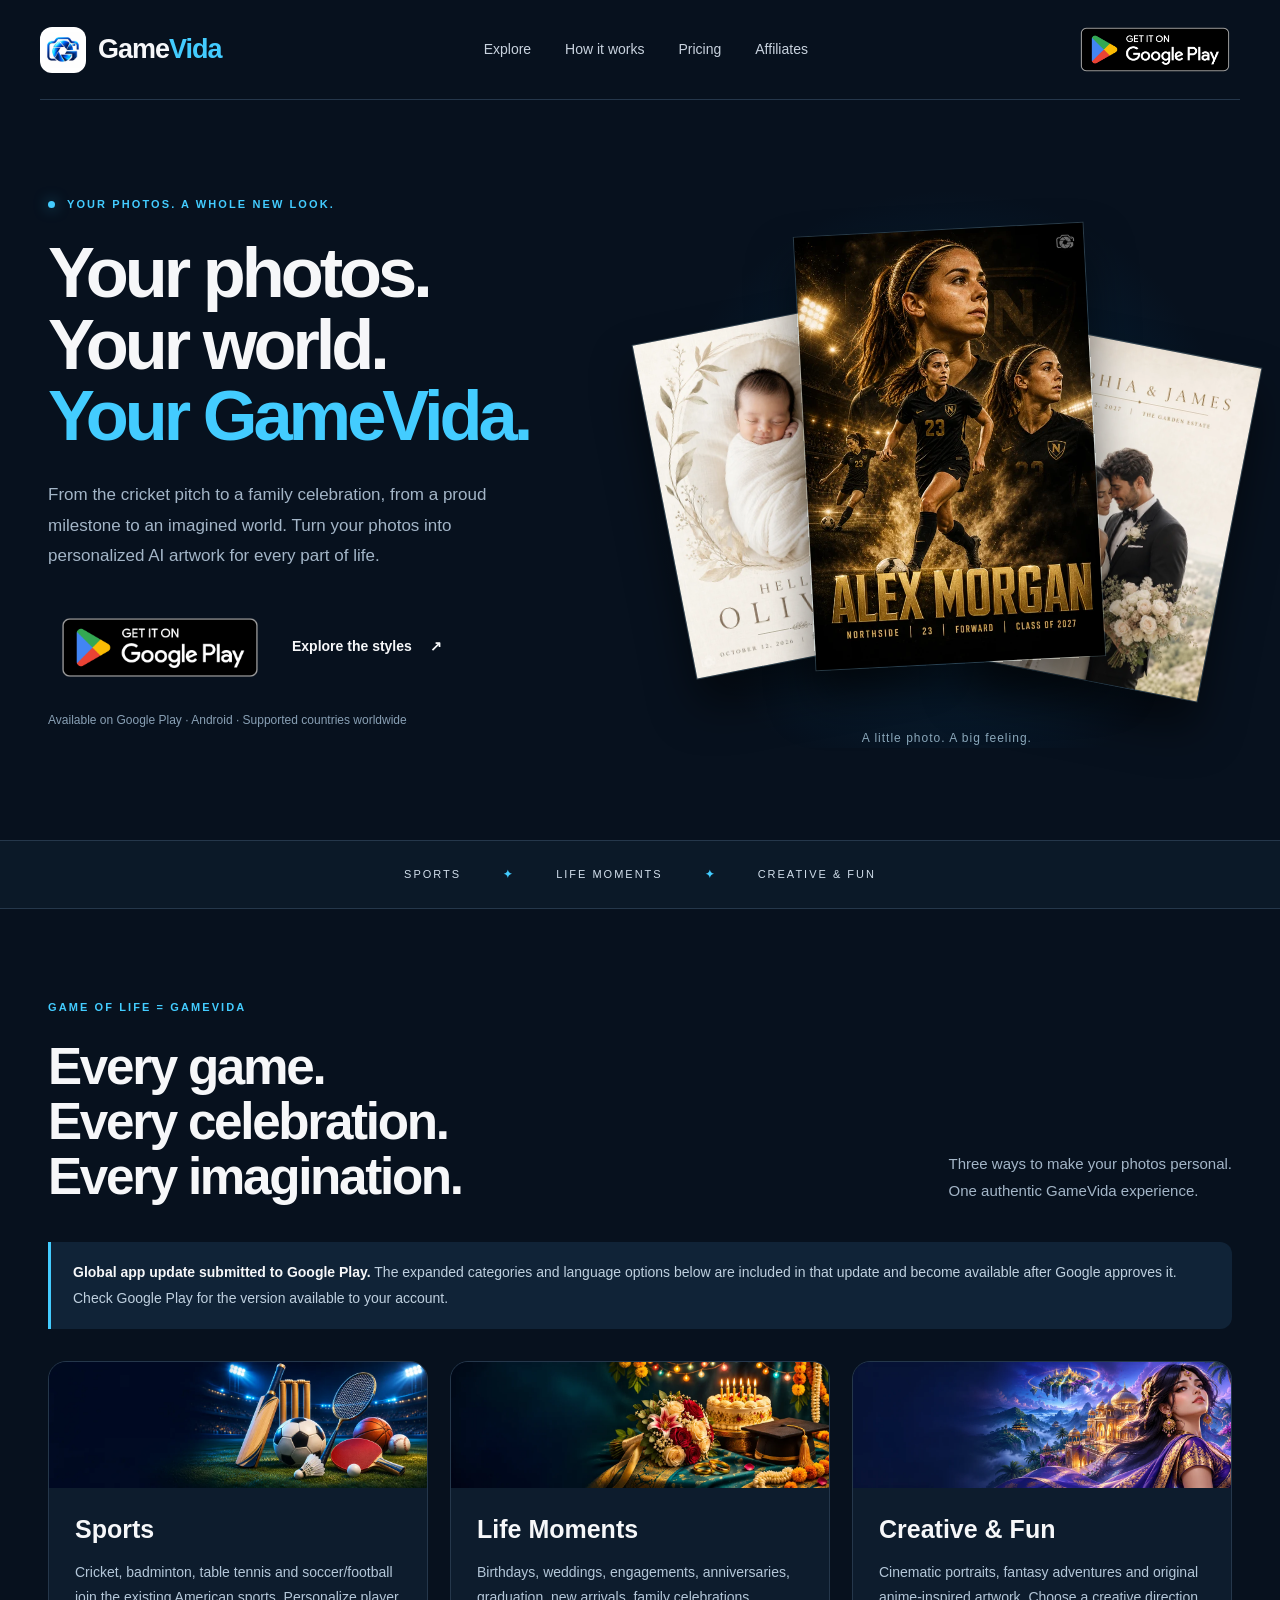
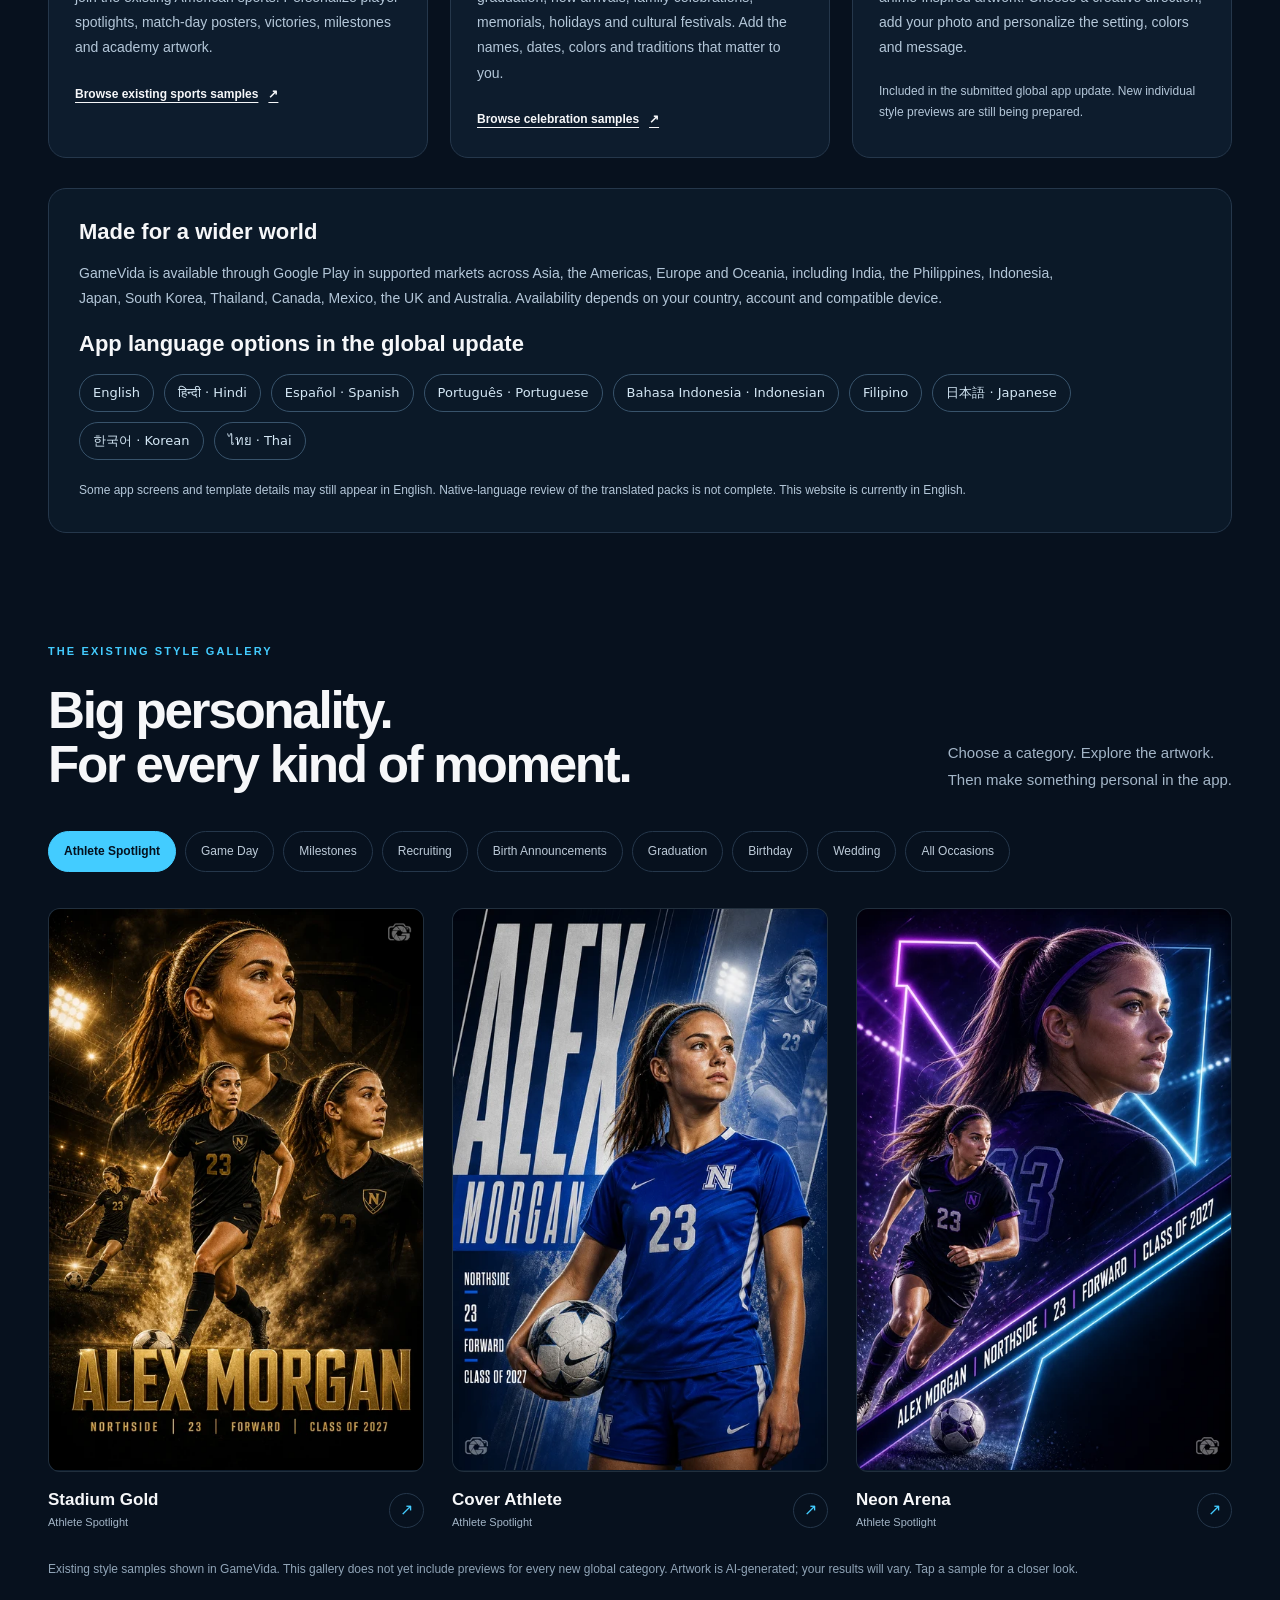
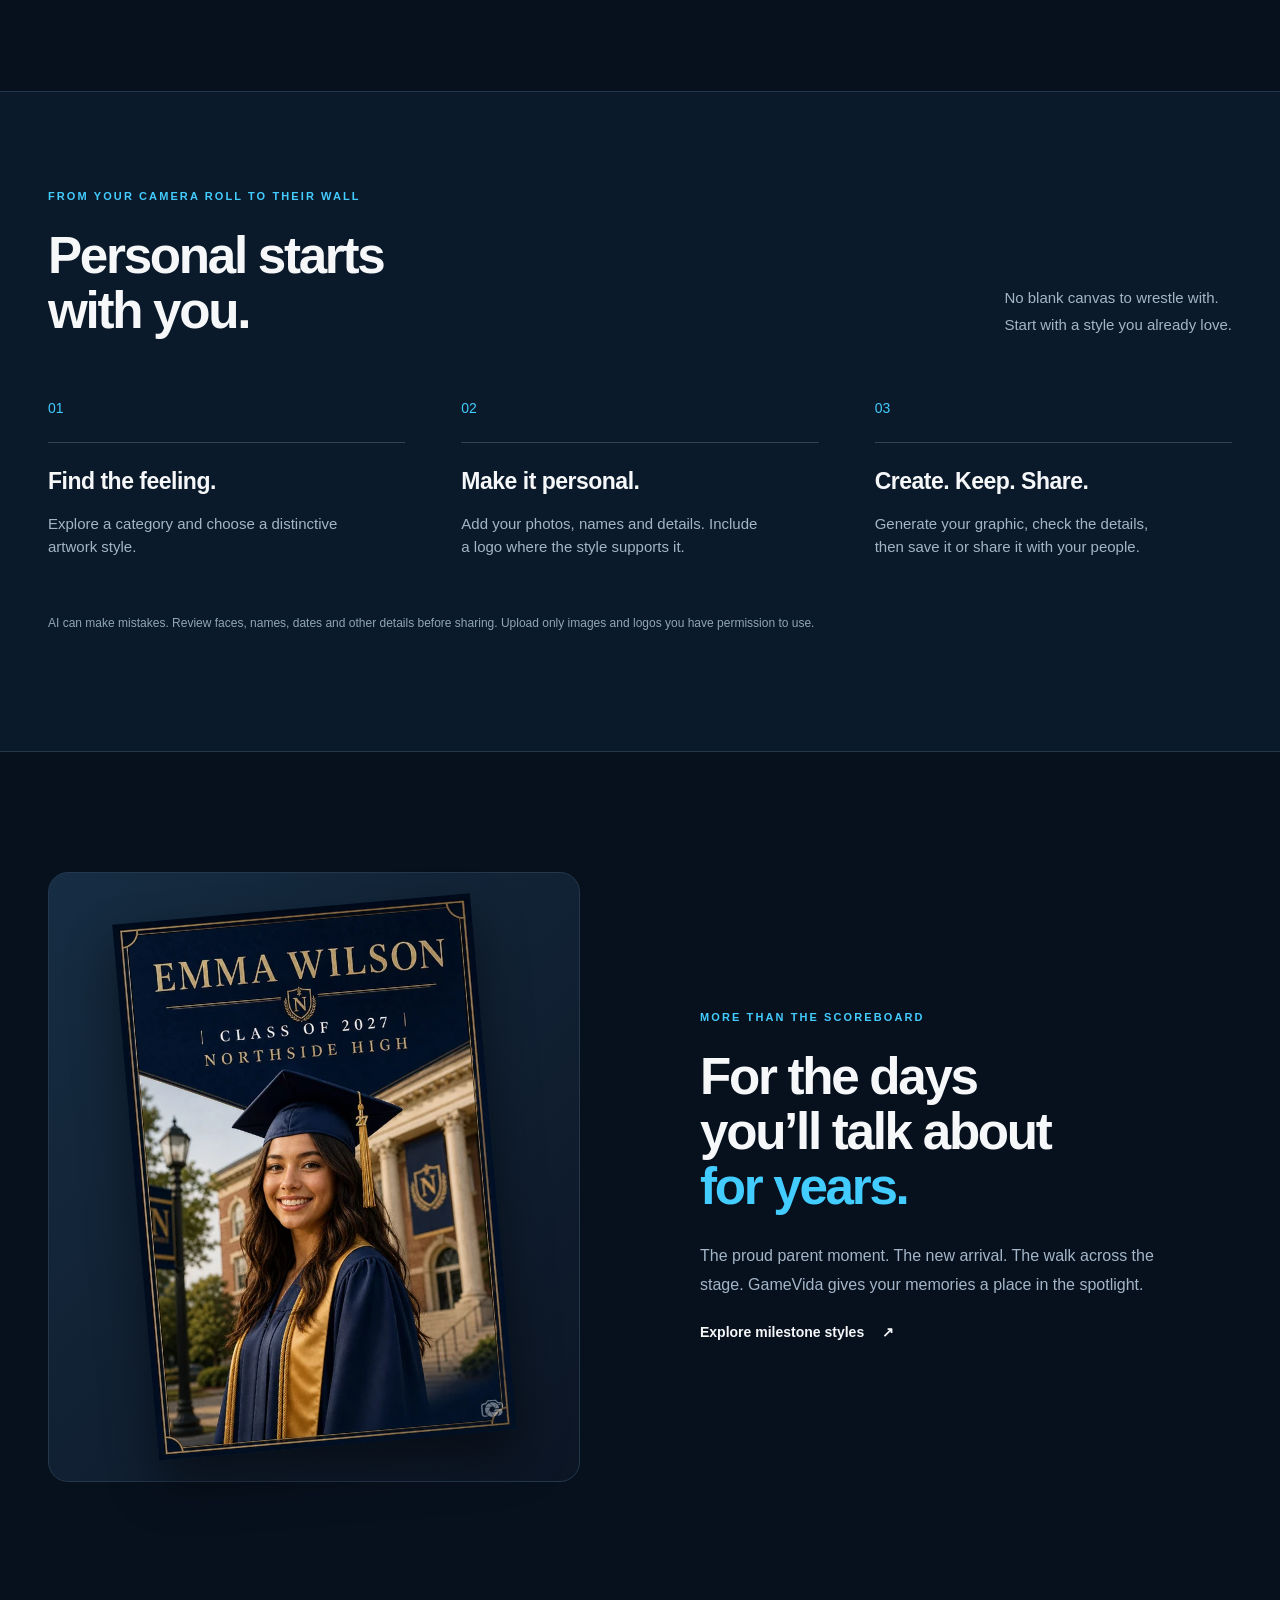
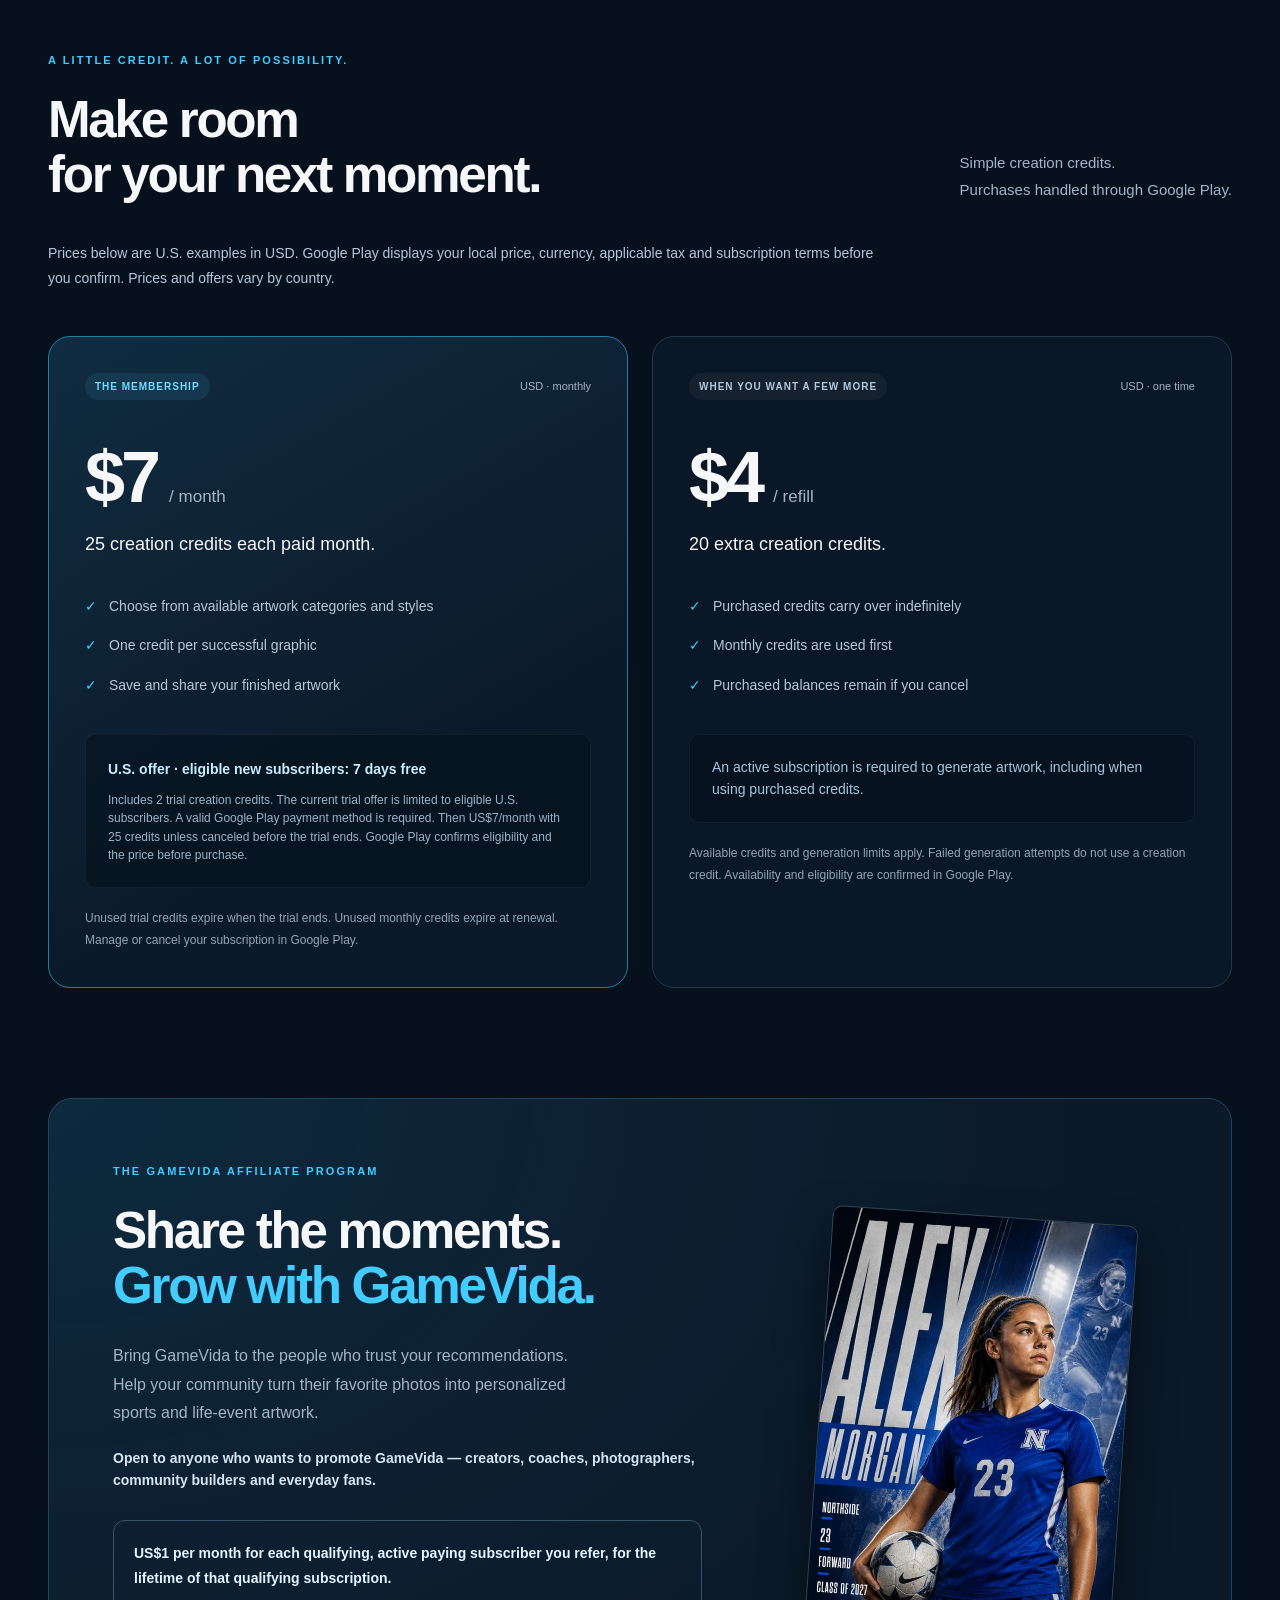
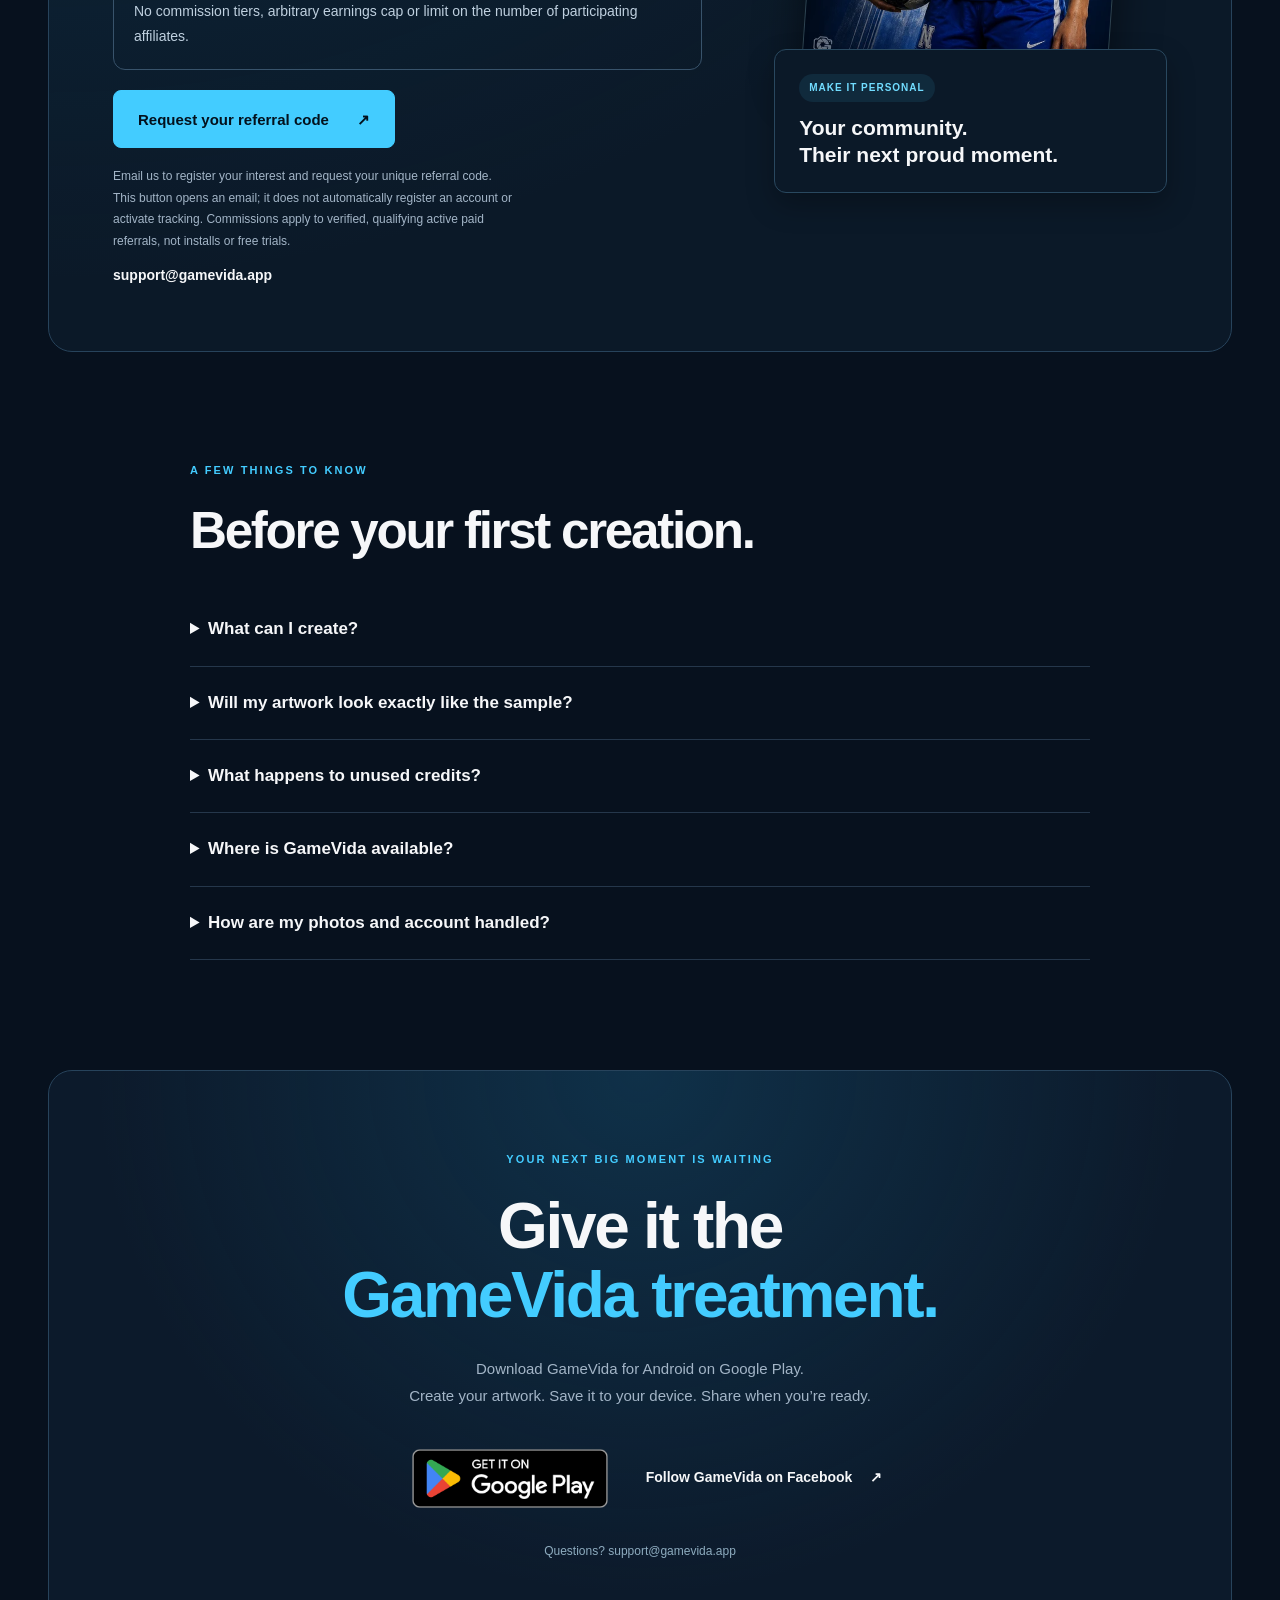
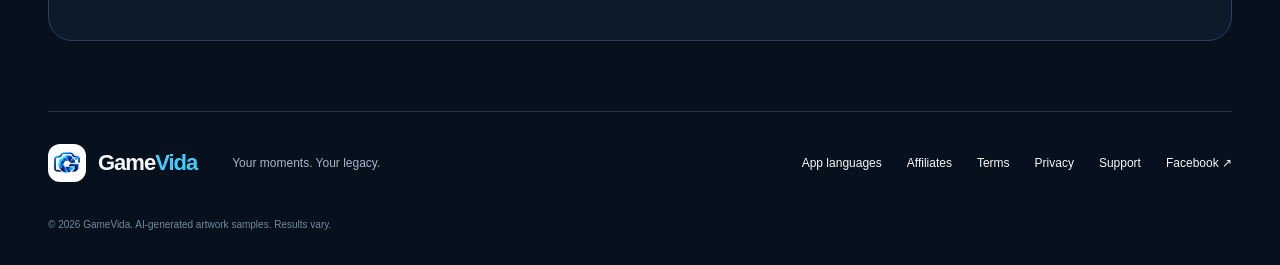
<file: docs/index.html>
<!doctype html>
<html lang="en">
<head>
<meta charset="utf-8"><meta name="viewport" content="width=device-width,initial-scale=1">
<title>GameVida — Your moments. Your legacy.</title>
<meta name="description" content="Turn your photos and details into personalized AI artwork for sports, celebrations, cultural festivals and creative adventures. Explore GameVida styles and credits, and download the Android app on Google Play.">
<meta name="theme-color" content="#07111e"><meta property="og:title" content="GameVida — Your moments. Your legacy."><meta property="og:description" content="Sports, Life Moments and Creative & Fun. Personalized AI artwork from your own photos."><meta property="og:type" content="website"><meta property="og:url" content="https://gamevida.app/"><meta property="og:image" content="https://gamevida.app/assets/social-preview.jpg"><meta name="twitter:card" content="summary_large_image">
<link rel="canonical" href="https://gamevida.app/"><link rel="icon" href="assets/icon.png"><link rel="stylesheet" href="styles.css"><script src="site.js" defer></script>
</head>
<body>
<a class="skip" href="#main">Skip to content</a>
<header class="header"><a class="brand" href="#" aria-label="GameVida home"><img src="assets/icon.png" width="46" height="46" alt=""><span>Game<span class="cyan">Vida</span></span></a><nav aria-label="Main navigation"><a href="#explore">Explore</a><a href="#how">How it works</a><a href="#pricing">Pricing</a><a href="#affiliates">Affiliates</a></nav><a class="play-badge play-badge-header" href="https://play.google.com/store/apps/details?id=com.gamevida.app" target="_blank" rel="noopener noreferrer" aria-label="Download GameVida on Google Play"><img src="assets/google-play-badge.png" width="646" height="250" alt="Get it on Google Play"></a></header>
<main id="main">
<section class="hero wrap">
<div class="hero-copy"><p class="eyebrow"><span class="dot"></span> YOUR PHOTOS. A WHOLE NEW LOOK.</p><h1>Your photos.<br>Your world.<br><em>Your GameVida.</em></h1><p class="lead">From the cricket pitch to a family celebration, from a proud milestone to an imagined world. Turn your photos into personalized AI artwork for every part of life.</p><div class="actions"><a class="play-badge" href="https://play.google.com/store/apps/details?id=com.gamevida.app" target="_blank" rel="noopener noreferrer" aria-label="Download GameVida on Google Play"><img src="assets/google-play-badge.png" width="646" height="250" alt="Get it on Google Play"></a><a class="text-link" href="#styles">Explore the styles <span aria-hidden="true">↗</span></a></div><p class="availability">Available on Google Play · Android · Supported countries worldwide</p></div>
<div class="hero-art" aria-label="GameVida artwork samples: birth announcement, athlete spotlight, and wedding"><div class="orbit"></div><img class="poster poster-left" src="assets/birth-1.webp" width="300" height="450" alt="Birth announcement sample with a newborn portrait and personalized name"><img class="poster poster-right" src="assets/weddings-1.webp" width="300" height="450" alt="Wedding artwork sample with a couple's portrait and personalized names"><img class="poster poster-center" src="assets/athlete-1.webp" width="360" height="540" fetchpriority="high" alt="Athlete Spotlight sample with layered soccer portraits and gold lettering"><span class="art-label">A little photo. A big feeling.</span></div>
</section>
<div class="category-ribbon" aria-hidden="true"><span>SPORTS</span><b>✦</b><span>LIFE MOMENTS</span><b>✦</b><span>CREATIVE &amp; FUN</span></div>

<section class="global-section wrap" id="explore" aria-labelledby="global-title">
  <div class="section-heading"><div><p class="eyebrow">GAME OF LIFE = GAMEVIDA</p><h2 id="global-title">Every game.<br>Every celebration.<br>Every imagination.</h2></div><p>Three ways to make your photos personal.<br>One authentic GameVida experience.</p></div>
  <p class="update-notice"><strong>Global app update submitted to Google Play.</strong> The expanded categories and language options below are included in that update and become available after Google approves it. Check Google Play for the version available to your account.</p>
  <div class="global-grid">
    <article class="global-card"><img src="assets/menu-sports.webp" width="1200" height="400" loading="lazy" alt="Cricket equipment, a soccer ball, badminton racket and shuttlecock, and table tennis paddle under stadium lights"><div><h3>Sports</h3><p>Cricket, badminton, table tennis and soccer/football join the existing American sports. Personalize player spotlights, match-day posters, victories, milestones and academy artwork.</p><a class="text-link" href="#styles" data-category="athlete">Browse existing sports samples <span aria-hidden="true">↗</span></a></div></article>
    <article class="global-card"><img src="assets/menu-life.webp" width="1200" height="400" loading="lazy" alt="Birthday cake, wedding rings, flowers, graduation cap and festival lights"><div><h3>Life Moments</h3><p>Birthdays, weddings, engagements, anniversaries, graduation, new arrivals, family celebrations, memorials, holidays and cultural festivals. Add the names, dates, colors and traditions that matter to you.</p><a class="text-link" href="#styles" data-category="birthdays">Browse celebration samples <span aria-hidden="true">↗</span></a></div></article>
    <article class="global-card"><img src="assets/menu-creative.webp" width="1200" height="401" loading="lazy" alt="A cinematic fantasy world with floating mountains, a golden palace and an illustrated character"><div><h3>Creative &amp; Fun</h3><p>Cinematic portraits, fantasy adventures and original anime-inspired artwork. Choose a creative direction, add your photo and personalize the setting, colors and message.</p><p class="fineprint">Included in the submitted global app update. New individual style previews are still being prepared.</p></div></article>
  </div>
  <div class="global-info" id="languages"><h3>Made for a wider world</h3><p>GameVida is available through Google Play in supported markets across Asia, the Americas, Europe and Oceania, including India, the Philippines, Indonesia, Japan, South Korea, Thailand, Canada, Mexico, the UK and Australia. Availability depends on your country, account and compatible device.</p><h3>App language options in the global update</h3><ul class="language-list" aria-label="App language options"><li lang="en">English</li><li lang="hi">हिन्दी · Hindi</li><li lang="es">Español · Spanish</li><li lang="pt">Português · Portuguese</li><li lang="id">Bahasa Indonesia · Indonesian</li><li lang="fil">Filipino</li><li lang="ja">日本語 · Japanese</li><li lang="ko">한국어 · Korean</li><li lang="th">ไทย · Thai</li></ul><p class="fineprint">Some app screens and template details may still appear in English. Native-language review of the translated packs is not complete. This website is currently in English.</p></div>
</section>
<section class="gallery-section wrap" id="styles"><div class="section-heading"><div><p class="eyebrow">THE EXISTING STYLE GALLERY</p><h2>Big personality.<br>For every kind of moment.</h2></div><p>Choose a category. Explore the artwork.<br>Then make something personal in the app.</p></div>
<div class="filters" role="group" aria-label="Artwork categories"></div>
<div class="gallery" id="gallery" aria-live="polite"></div><p class="sample-note">Existing style samples shown in GameVida. This gallery does not yet include previews for every new global category. Artwork is AI-generated; your results will vary. Tap a sample for a closer look.</p>
<noscript><p>Enable JavaScript to browse the existing style gallery. Here are three styles to explore:</p><div class="gallery"><img src="assets/athlete-1.webp" alt="Athlete Spotlight sample"><img src="assets/birth-1.webp" alt="Birth announcement sample"><img src="assets/weddings-1.webp" alt="Wedding sample"></div></noscript>
</section>
<section class="how-section" id="how"><div class="wrap"><p class="eyebrow">FROM YOUR CAMERA ROLL TO THEIR WALL</p><div class="section-heading"><h2>Personal starts<br>with you.</h2><p>No blank canvas to wrestle with.<br>Start with a style you already love.</p></div><div class="steps"><article><span>01</span><h3>Find the feeling.</h3><p>Explore a category and choose a distinctive artwork style.</p></article><article><span>02</span><h3>Make it personal.</h3><p>Add your photos, names and details. Include a logo where the style supports it.</p></article><article><span>03</span><h3>Create. Keep. Share.</h3><p>Generate your graphic, check the details, then save it or share it with your people.</p></article></div><p class="fineprint">AI can make mistakes. Review faces, names, dates and other details before sharing. Upload only images and logos you have permission to use.</p></div></section>
<section class="occasion-section wrap"><div class="occasion-image"><img src="assets/graduation-1.webp" width="400" height="600" loading="lazy" alt="Navy and gold graduation artwork with a graduate portrait"></div><div><p class="eyebrow">MORE THAN THE SCOREBOARD</p><h2>For the days<br>you’ll talk about<br><em>for years.</em></h2><p class="lead">The proud parent moment. The new arrival. The walk across the stage. GameVida gives your memories a place in the spotlight.</p><a class="text-link" href="#styles" data-category="graduation">Explore milestone styles <span aria-hidden="true">↗</span></a></div></section>
<section class="pricing-section wrap" id="pricing"><div class="section-heading"><div><p class="eyebrow">A LITTLE CREDIT. A LOT OF POSSIBILITY.</p><h2>Make room<br>for your next moment.</h2></div><p>Simple creation credits.<br>Purchases handled through Google Play.</p></div><p class="local-pricing">Prices below are U.S. examples in USD. Google Play displays your local price, currency, applicable tax and subscription terms before you confirm. Prices and offers vary by country.</p><div class="pricing-grid"><article class="price-card featured"><div class="price-top"><span class="pill">THE MEMBERSHIP</span><span>USD · monthly</span></div><h3><strong>$7</strong><span>/ month</span></h3><p class="price-sub">25 creation credits each paid month.</p><ul><li>Choose from available artwork categories and styles</li><li>One credit per successful graphic</li><li>Save and share your finished artwork</li></ul><div class="trial"><strong>U.S. offer · eligible new subscribers: 7 days free</strong><p>Includes 2 trial creation credits. The current trial offer is limited to eligible U.S. subscribers. A valid Google Play payment method is required. Then US$7/month with 25 credits unless canceled before the trial ends. Google Play confirms eligibility and the price before purchase.</p></div><p class="fineprint">Unused trial credits expire when the trial ends. Unused monthly credits expire at renewal. Manage or cancel your subscription in Google Play.</p></article><article class="price-card"><div class="price-top"><span class="pill subtle">WHEN YOU WANT A FEW MORE</span><span>USD · one time</span></div><h3><strong>$4</strong><span>/ refill</span></h3><p class="price-sub">20 extra creation credits.</p><ul><li>Purchased credits carry over indefinitely</li><li>Monthly credits are used first</li><li>Purchased balances remain if you cancel</li></ul><div class="refill-note">An active subscription is required to generate artwork, including when using purchased credits.</div><p class="fineprint">Available credits and generation limits apply. Failed generation attempts do not use a creation credit. Availability and eligibility are confirmed in Google Play.</p></article></div></section>
<section class="affiliate-section wrap" id="affiliates" aria-labelledby="affiliate-title">
<div class="affiliate-copy"><p class="eyebrow">THE GAMEVIDA AFFILIATE PROGRAM</p><h2 id="affiliate-title">Share the moments.<br><em>Grow with GameVida.</em></h2><p class="lead">Bring GameVida to the people who trust your recommendations. Help your community turn their favorite photos into personalized sports and life-event artwork.</p><p class="affiliate-audience">Open to anyone who wants to promote GameVida — creators, coaches, photographers, community builders and everyday fans.</p><p class="affiliate-commission"><strong>US$1 per month for each qualifying, active paying subscriber you refer, for the lifetime of that qualifying subscription.</strong> No commission tiers, arbitrary earnings cap or limit on the number of participating affiliates.</p><a class="button" href="mailto:support@gamevida.app?subject=GameVida%20Affiliate%20Registration&amp;body=Name%3A%0A%0ASocial%20profile%20or%20website%3A%0A%0ATell%20us%20about%20your%20audience%20or%20community%3A%0A%0A">Request your referral code <span aria-hidden="true">↗</span></a><p class="affiliate-contact">Email us to register your interest and request your unique referral code. This button opens an email; it does not automatically register an account or activate tracking. Commissions apply to verified, qualifying active paid referrals, not installs or free trials.</p><a class="text-link" href="mailto:support@gamevida.app">support@gamevida.app</a></div>
<div class="affiliate-art"><img src="assets/athlete-2.webp" width="400" height="600" loading="lazy" alt="GameVida athlete spotlight artwork sample with personalized details"><div class="affiliate-art-caption"><span class="pill">MAKE IT PERSONAL</span><p>Your community.<br>Their next proud moment.</p></div></div>
</section>
<section class="faq wrap" id="faq"><p class="eyebrow">A FEW THINGS TO KNOW</p><h2>Before your first creation.</h2><details><summary>What can I create?</summary><p>Create sports, celebration and milestone artwork using your own photos and details. The global update submitted to Google adds cricket, badminton, table tennis, soccer/football, more life events, cinematic portraits, fantasy and anime-inspired creative styles. Expanded options become available after approval; individual style previews are still being prepared.</p></details><details><summary>Will my artwork look exactly like the sample?</summary><p>Samples show the direction of each style. Your artwork is generated using your photos and details, so results vary. AI may make mistakes in likeness, spelling or other details; always review your graphic before sharing.</p></details><details><summary>What happens to unused credits?</summary><p>Unused trial credits expire at the end of the trial. Monthly credits expire at renewal. Purchased refill credits carry over indefinitely and remain in your account after cancellation. Active subscription access is required to generate, and monthly credits are used before purchased credits.</p></details><details><summary>Where is GameVida available?</summary><p>GameVida is available for Android through Google Play in supported countries worldwide. Your local Play Store confirms availability, device compatibility and pricing. The global feature update has been submitted for review. An iOS release is planned; Apple Developer enrollment and App Store approval are still pending.</p></details><details><summary>How are my photos and account handled?</summary><p>Photos and details needed for generation are sent to our secure backend and AI provider. Read our <a href="/privacy/">privacy policy</a> for processing, storage and deletion information. Account deletion is available through the app and the account-deletion instructions linked in the policy.</p></details></section>
<section class="launch wrap" id="launch"><p class="eyebrow">YOUR NEXT BIG MOMENT IS WAITING</p><h2>Give it the<br><em>GameVida treatment.</em></h2><p>Download GameVida for Android on Google Play.<br>Create your artwork. Save it to your device. Share when you’re ready.</p><div class="download-actions"><a class="play-badge" href="https://play.google.com/store/apps/details?id=com.gamevida.app" target="_blank" rel="noopener noreferrer" aria-label="Download GameVida on Google Play"><img src="assets/google-play-badge.png" width="646" height="250" alt="Get it on Google Play"></a><a class="text-link" href="https://www.facebook.com/profile.php?id=61595815816056" target="_blank" rel="noopener noreferrer">Follow GameVida on Facebook <span aria-hidden="true">↗</span></a></div><a class="support" href="mailto:support@gamevida.app">Questions? support@gamevida.app</a></section>
</main>
<footer class="wrap"><a class="brand" href="#"><img src="assets/icon.png" width="38" height="38" alt=""><span>Game<span class="cyan">Vida</span></span></a><p>Your moments. Your legacy.</p><nav aria-label="Footer"><a href="#languages">App languages</a><a href="#affiliates">Affiliates</a><a href="/terms/">Terms</a><a href="/privacy/">Privacy</a><a href="mailto:support@gamevida.app">Support</a><a href="https://www.facebook.com/profile.php?id=61595815816056" target="_blank" rel="noopener noreferrer">Facebook ↗</a></nav><small>© 2026 GameVida. AI-generated artwork samples. Results vary.</small></footer>
<dialog id="art-dialog" aria-labelledby="dialog-title"><button class="dialog-close" aria-label="Close artwork preview">✕</button><div class="dialog-layout"><img id="dialog-image" src="assets/athlete-1.webp" alt=""><div><p class="eyebrow" id="dialog-category"></p><h2 id="dialog-title">Artwork sample</h2><p>Available as a style in GameVida. Add your own photos and details in the app to create personalized artwork.</p><p class="fineprint">AI-generated sample. Your result will vary.</p><div class="dialog-controls"><button class="button secondary" id="previous-art" aria-label="Previous sample">←</button><button class="button secondary" id="next-art" aria-label="Next sample">→</button></div></div></div></dialog>
</body></html>
</file>
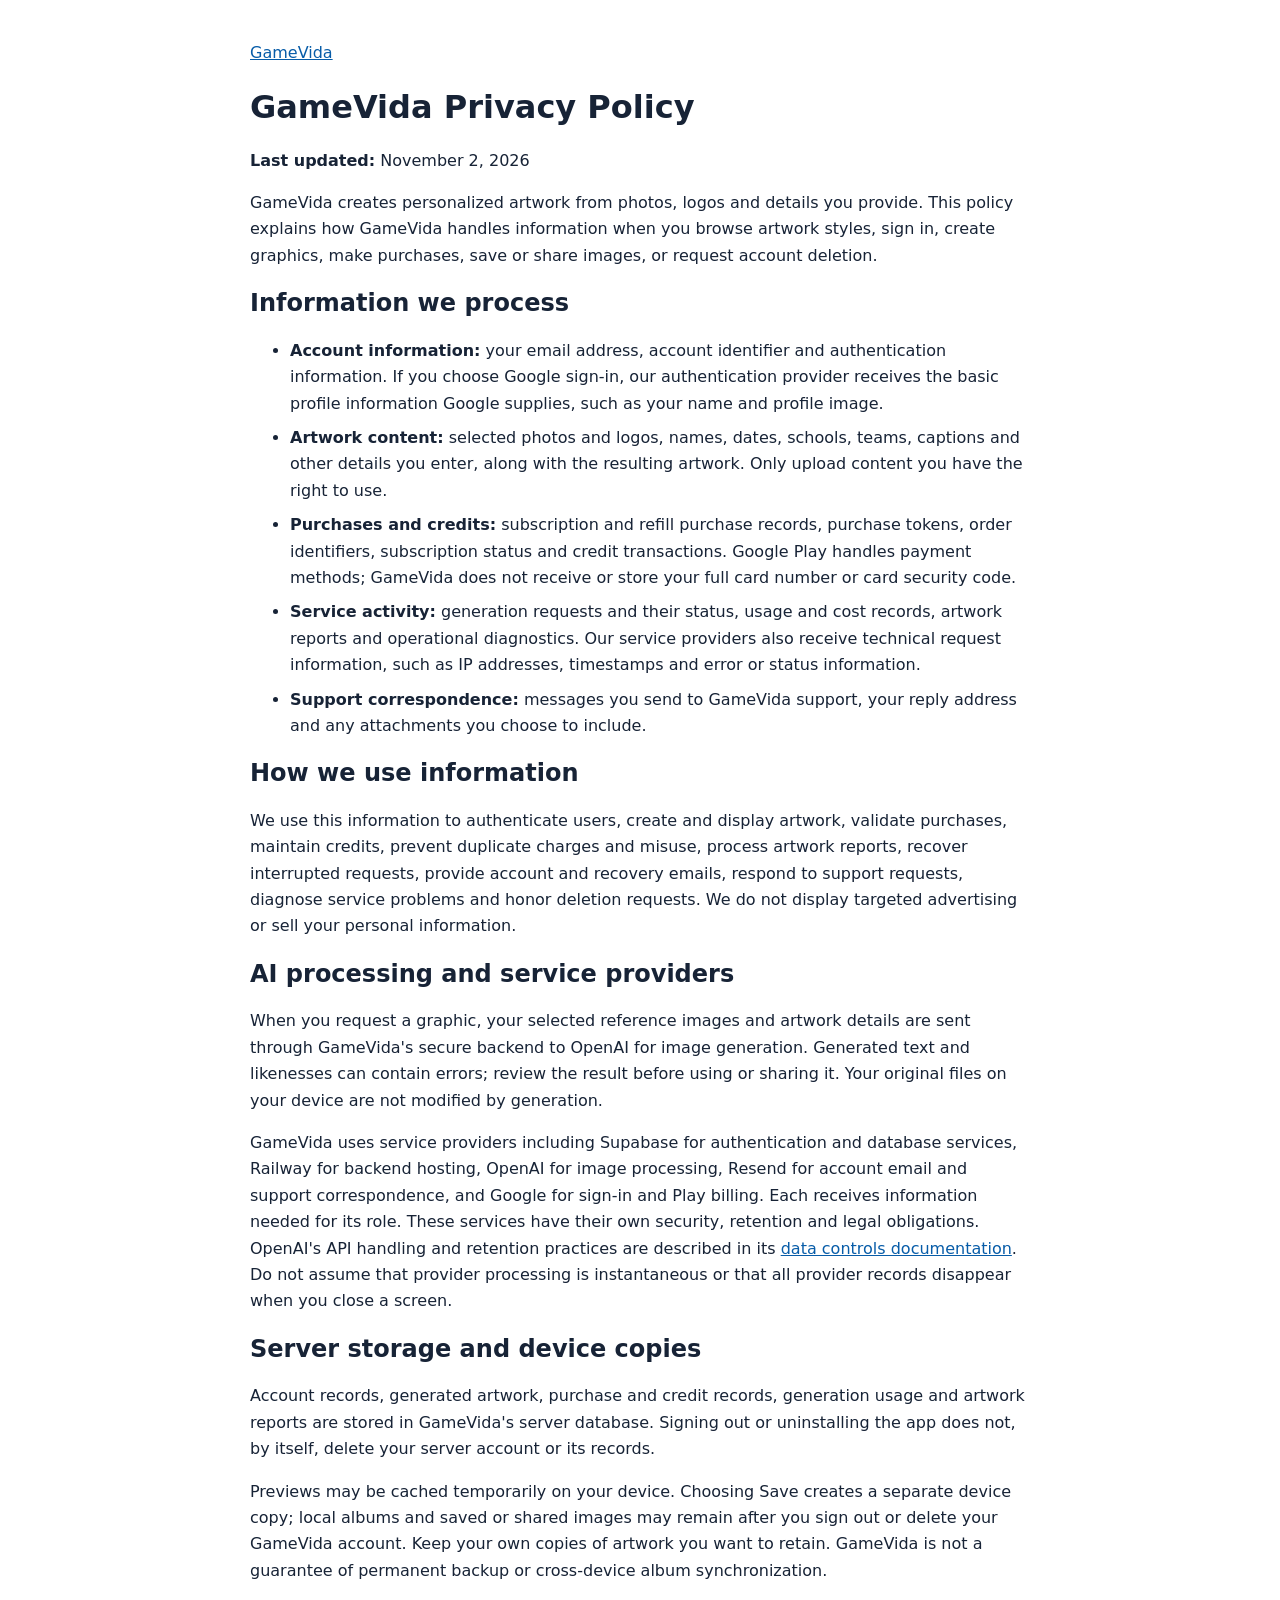
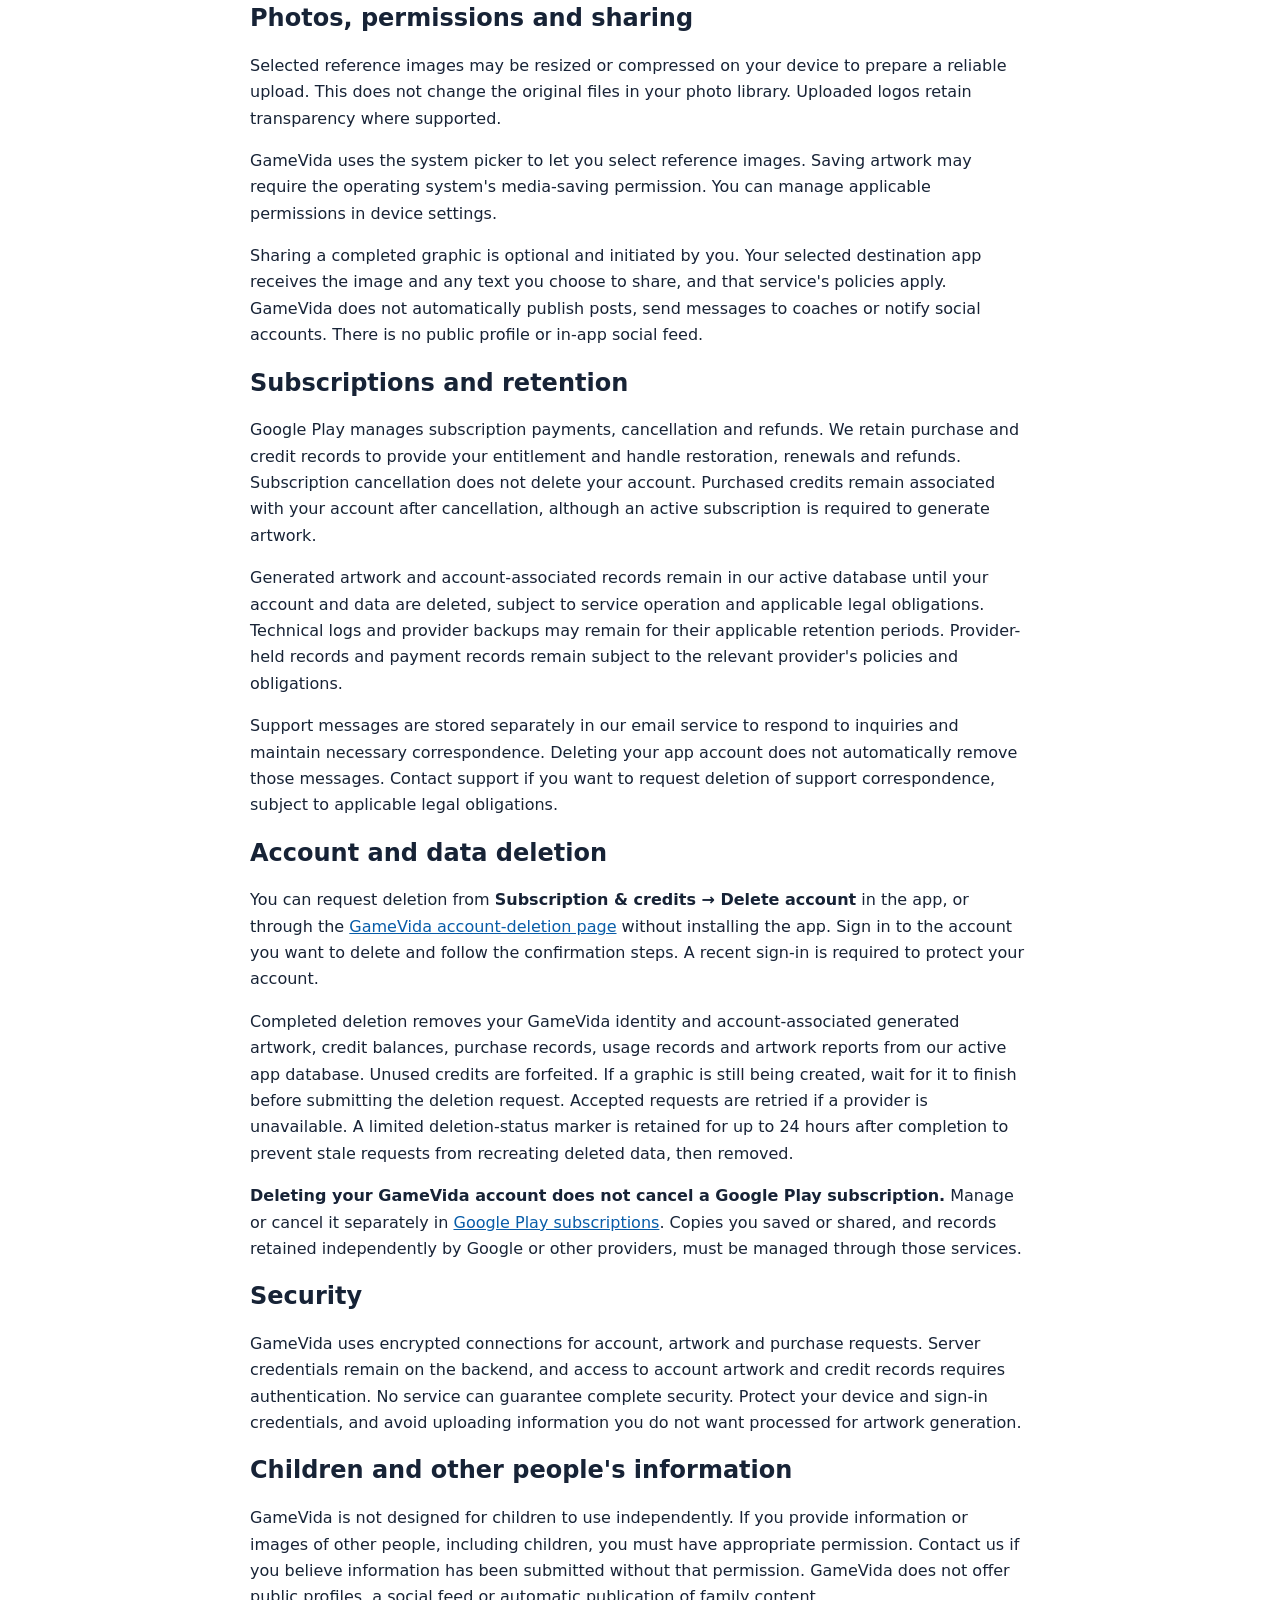
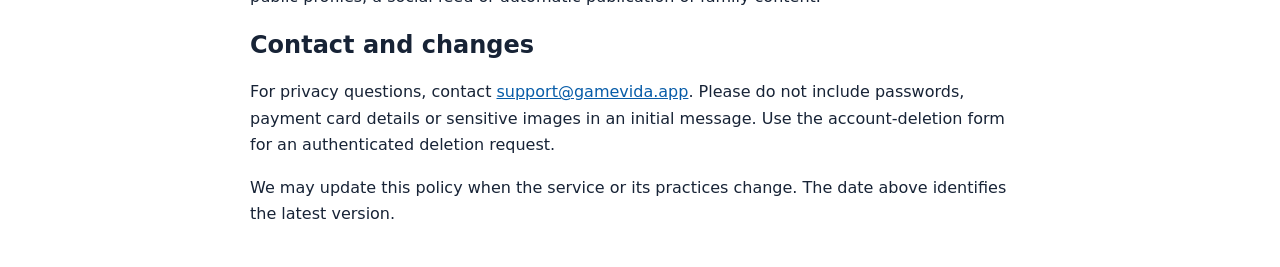
<file: docs/privacy/index.html>
<!doctype html>
<html lang="en">
<head>
  <meta charset="utf-8">
  <meta name="viewport" content="width=device-width, initial-scale=1">
  <title>GameVida Privacy Policy</title>
  <meta name="description" content="How GameVida handles accounts, uploaded photos, AI artwork, purchases and deletion requests.">
  <style>body{font:16px/1.65 system-ui,sans-serif;max-width:780px;margin:40px auto;padding:0 20px;color:#172336}h1,h2{line-height:1.2}a{color:#075ca8}li{margin-bottom:.5rem}</style>
</head>
<body>
<main>
  <nav><a href="/">GameVida</a></nav>
  <h1>GameVida Privacy Policy</h1>
  <p><strong>Last updated:</strong> November 2, 2026</p>
  <p>GameVida creates personalized artwork from photos, logos and details you provide. This policy explains how GameVida handles information when you browse artwork styles, sign in, create graphics, make purchases, save or share images, or request account deletion.</p>

  <h2>Information we process</h2>
  <ul>
    <li><strong>Account information:</strong> your email address, account identifier and authentication information. If you choose Google sign-in, our authentication provider receives the basic profile information Google supplies, such as your name and profile image.</li>
    <li><strong>Artwork content:</strong> selected photos and logos, names, dates, schools, teams, captions and other details you enter, along with the resulting artwork. Only upload content you have the right to use.</li>
    <li><strong>Purchases and credits:</strong> subscription and refill purchase records, purchase tokens, order identifiers, subscription status and credit transactions. Google Play handles payment methods; GameVida does not receive or store your full card number or card security code.</li>
    <li><strong>Service activity:</strong> generation requests and their status, usage and cost records, artwork reports and operational diagnostics. Our service providers also receive technical request information, such as IP addresses, timestamps and error or status information.</li>
    <li><strong>Support correspondence:</strong> messages you send to GameVida support, your reply address and any attachments you choose to include.</li>
  </ul>

  <h2>How we use information</h2>
  <p>We use this information to authenticate users, create and display artwork, validate purchases, maintain credits, prevent duplicate charges and misuse, process artwork reports, recover interrupted requests, provide account and recovery emails, respond to support requests, diagnose service problems and honor deletion requests. We do not display targeted advertising or sell your personal information.</p>

  <h2>AI processing and service providers</h2>
  <p>When you request a graphic, your selected reference images and artwork details are sent through GameVida's secure backend to OpenAI for image generation. Generated text and likenesses can contain errors; review the result before using or sharing it. Your original files on your device are not modified by generation.</p>
  <p>GameVida uses service providers including Supabase for authentication and database services, Railway for backend hosting, OpenAI for image processing, Resend for account email and support correspondence, and Google for sign-in and Play billing. Each receives information needed for its role. These services have their own security, retention and legal obligations. OpenAI's API handling and retention practices are described in its <a href="https://developers.openai.com/api/docs/guides/your-data">data controls documentation</a>. Do not assume that provider processing is instantaneous or that all provider records disappear when you close a screen.</p>

  <h2>Server storage and device copies</h2>
  <p>Account records, generated artwork, purchase and credit records, generation usage and artwork reports are stored in GameVida's server database. Signing out or uninstalling the app does not, by itself, delete your server account or its records.</p>
  <p>Previews may be cached temporarily on your device. Choosing Save creates a separate device copy; local albums and saved or shared images may remain after you sign out or delete your GameVida account. Keep your own copies of artwork you want to retain. GameVida is not a guarantee of permanent backup or cross-device album synchronization.</p>

  <h2>Photos, permissions and sharing</h2>
  <p>Selected reference images may be resized or compressed on your device to prepare a reliable upload. This does not change the original files in your photo library. Uploaded logos retain transparency where supported.</p>
  <p>GameVida uses the system picker to let you select reference images. Saving artwork may require the operating system's media-saving permission. You can manage applicable permissions in device settings.</p>
  <p>Sharing a completed graphic is optional and initiated by you. Your selected destination app receives the image and any text you choose to share, and that service's policies apply. GameVida does not automatically publish posts, send messages to coaches or notify social accounts. There is no public profile or in-app social feed.</p>

  <h2>Subscriptions and retention</h2>
  <p>Google Play manages subscription payments, cancellation and refunds. We retain purchase and credit records to provide your entitlement and handle restoration, renewals and refunds. Subscription cancellation does not delete your account. Purchased credits remain associated with your account after cancellation, although an active subscription is required to generate artwork.</p>
  <p>Generated artwork and account-associated records remain in our active database until your account and data are deleted, subject to service operation and applicable legal obligations. Technical logs and provider backups may remain for their applicable retention periods. Provider-held records and payment records remain subject to the relevant provider's policies and obligations.</p>
  <p>Support messages are stored separately in our email service to respond to inquiries and maintain necessary correspondence. Deleting your app account does not automatically remove those messages. Contact support if you want to request deletion of support correspondence, subject to applicable legal obligations.</p>

  <h2>Account and data deletion</h2>
  <p>You can request deletion from <strong>Subscription &amp; credits → Delete account</strong> in the app, or through the <a href="https://gamevida-api-production.up.railway.app/account-deletion">GameVida account-deletion page</a> without installing the app. Sign in to the account you want to delete and follow the confirmation steps. A recent sign-in is required to protect your account.</p>
  <p>Completed deletion removes your GameVida identity and account-associated generated artwork, credit balances, purchase records, usage records and artwork reports from our active app database. Unused credits are forfeited. If a graphic is still being created, wait for it to finish before submitting the deletion request. Accepted requests are retried if a provider is unavailable. A limited deletion-status marker is retained for up to 24 hours after completion to prevent stale requests from recreating deleted data, then removed.</p>
  <p><strong>Deleting your GameVida account does not cancel a Google Play subscription.</strong> Manage or cancel it separately in <a href="https://play.google.com/store/account/subscriptions?sku=gamevida_monthly&amp;package=com.gamevida.app">Google Play subscriptions</a>. Copies you saved or shared, and records retained independently by Google or other providers, must be managed through those services.</p>

  <h2>Security</h2>
  <p>GameVida uses encrypted connections for account, artwork and purchase requests. Server credentials remain on the backend, and access to account artwork and credit records requires authentication. No service can guarantee complete security. Protect your device and sign-in credentials, and avoid uploading information you do not want processed for artwork generation.</p>

  <h2>Children and other people's information</h2>
  <p>GameVida is not designed for children to use independently. If you provide information or images of other people, including children, you must have appropriate permission. Contact us if you believe information has been submitted without that permission. GameVida does not offer public profiles, a social feed or automatic publication of family content.</p>

  <h2>Contact and changes</h2>
  <p>For privacy questions, contact <a href="mailto:support@gamevida.app">support@gamevida.app</a>. Please do not include passwords, payment card details or sensitive images in an initial message. Use the account-deletion form for an authenticated deletion request.</p>
  <p>We may update this policy when the service or its practices change. The date above identifies the latest version.</p>
</main>
</body>
</html>
</file>
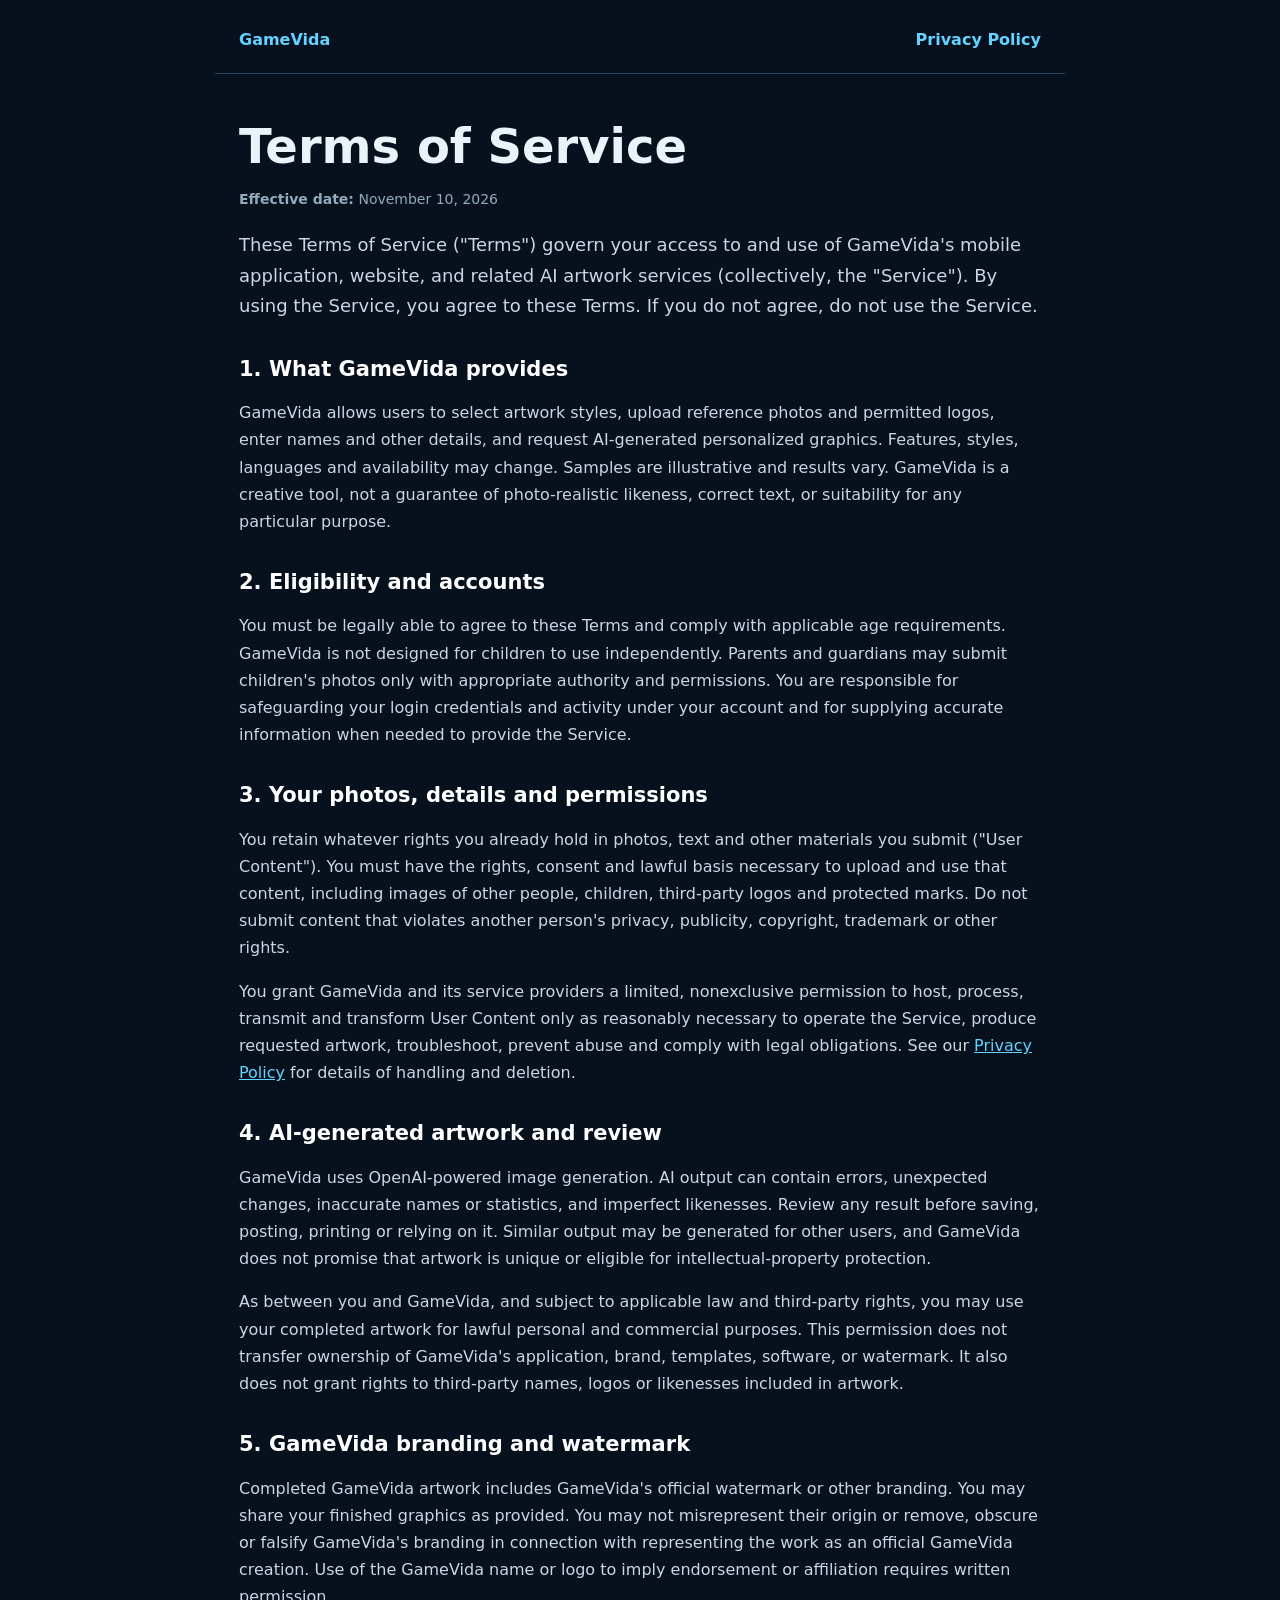
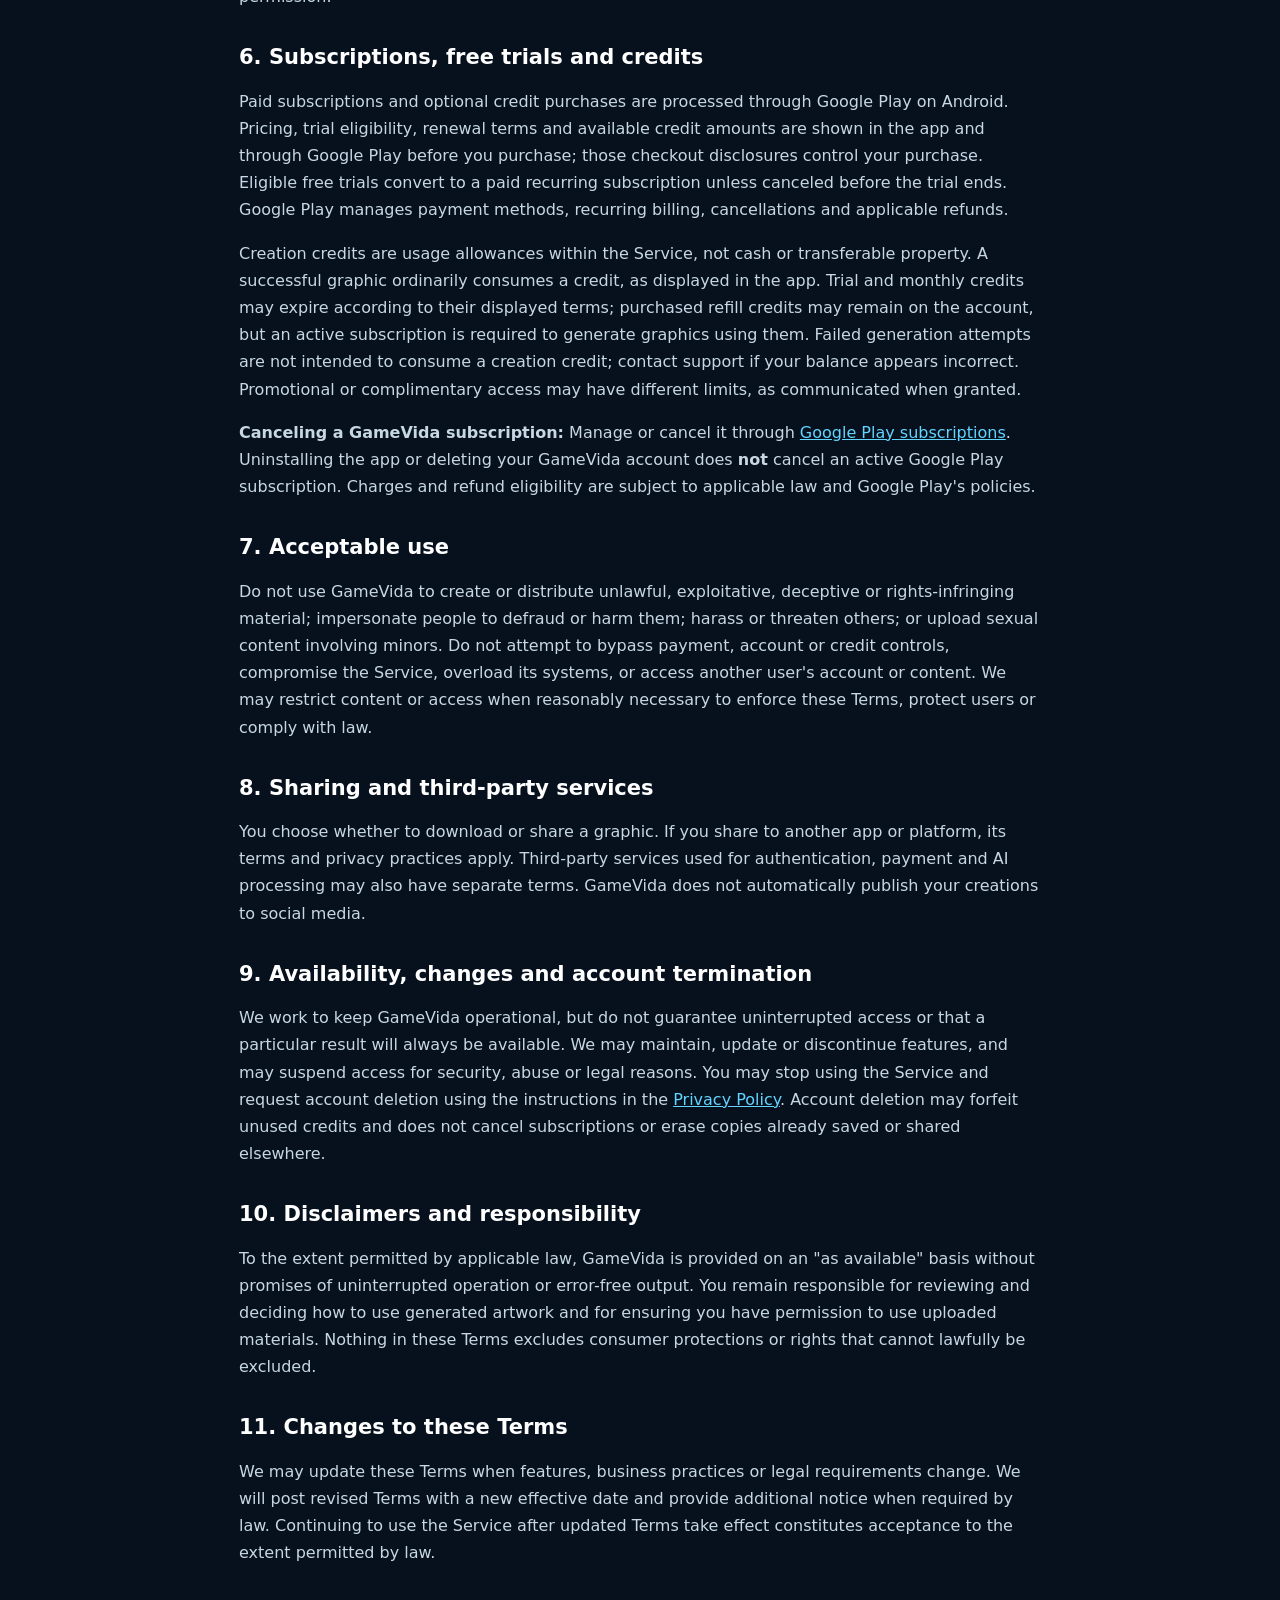
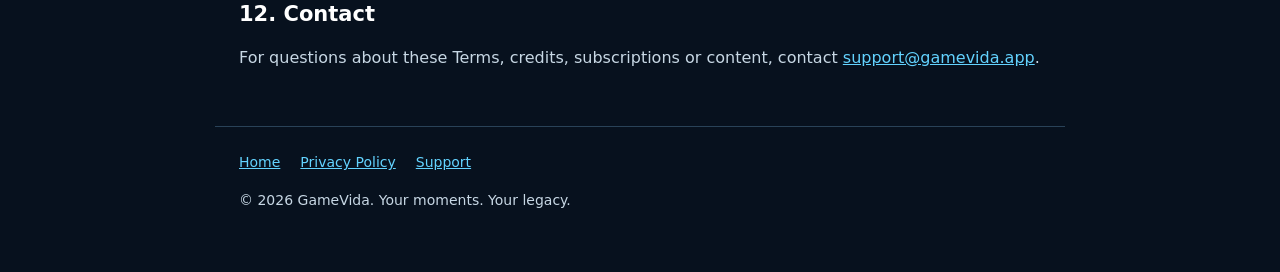
<file: docs/terms/index.html>
<!doctype html>
<html lang="en">
<head>
<meta charset="utf-8"><meta name="viewport" content="width=device-width,initial-scale=1">
<title>Terms of Service | GameVida</title>
<meta name="description" content="Terms governing GameVida AI artwork creation, subscriptions, credits, content, and sharing.">
<link rel="canonical" href="https://gamevida.app/terms/"><link rel="icon" href="/assets/icon.png">
<style>
:root{color-scheme:dark;font-family:system-ui,-apple-system,Segoe UI,Arial,sans-serif}*{box-sizing:border-box}body{margin:0;background:#07111e;color:#ebf3fa;line-height:1.7}header,main,footer{max-width:850px;margin:auto;padding:0 24px}header{display:flex;align-items:center;justify-content:space-between;padding-top:26px;padding-bottom:20px;border-bottom:1px solid #294258}a{color:#63d3ff}header a{font-weight:700;text-decoration:none}h1{font-size:clamp(32px,6vw,48px);line-height:1.15;margin:45px 0 10px}h2{font-size:21px;line-height:1.3;margin:34px 0 10px;color:#fff}p,li{color:#c7d7e4}li{margin-bottom:8px}ul{padding-left:24px}.muted{color:#91aabc;font-size:14px}.lead{font-size:18px}footer{border-top:1px solid #294258;margin-top:55px;padding-top:24px;padding-bottom:45px;color:#91aabc;font-size:14px}footer a{margin-right:20px}@media(max-width:480px){header,main,footer{padding-left:18px;padding-right:18px}}
</style>
</head>
<body>
<header><a href="/" aria-label="GameVida home">GameVida</a><a href="/privacy/">Privacy Policy</a></header>
<main>
<h1>Terms of Service</h1>
<p class="muted"><strong>Effective date:</strong> November 10, 2026</p>
<p class="lead">These Terms of Service ("Terms") govern your access to and use of GameVida's mobile application, website, and related AI artwork services (collectively, the "Service"). By using the Service, you agree to these Terms. If you do not agree, do not use the Service.</p>

<h2>1. What GameVida provides</h2>
<p>GameVida allows users to select artwork styles, upload reference photos and permitted logos, enter names and other details, and request AI-generated personalized graphics. Features, styles, languages and availability may change. Samples are illustrative and results vary. GameVida is a creative tool, not a guarantee of photo-realistic likeness, correct text, or suitability for any particular purpose.</p>

<h2>2. Eligibility and accounts</h2>
<p>You must be legally able to agree to these Terms and comply with applicable age requirements. GameVida is not designed for children to use independently. Parents and guardians may submit children's photos only with appropriate authority and permissions. You are responsible for safeguarding your login credentials and activity under your account and for supplying accurate information when needed to provide the Service.</p>

<h2>3. Your photos, details and permissions</h2>
<p>You retain whatever rights you already hold in photos, text and other materials you submit ("User Content"). You must have the rights, consent and lawful basis necessary to upload and use that content, including images of other people, children, third-party logos and protected marks. Do not submit content that violates another person's privacy, publicity, copyright, trademark or other rights.</p>
<p>You grant GameVida and its service providers a limited, nonexclusive permission to host, process, transmit and transform User Content only as reasonably necessary to operate the Service, produce requested artwork, troubleshoot, prevent abuse and comply with legal obligations. See our <a href="/privacy/">Privacy Policy</a> for details of handling and deletion.</p>

<h2>4. AI-generated artwork and review</h2>
<p>GameVida uses OpenAI-powered image generation. AI output can contain errors, unexpected changes, inaccurate names or statistics, and imperfect likenesses. Review any result before saving, posting, printing or relying on it. Similar output may be generated for other users, and GameVida does not promise that artwork is unique or eligible for intellectual-property protection.</p>
<p>As between you and GameVida, and subject to applicable law and third-party rights, you may use your completed artwork for lawful personal and commercial purposes. This permission does not transfer ownership of GameVida's application, brand, templates, software, or watermark. It also does not grant rights to third-party names, logos or likenesses included in artwork.</p>

<h2>5. GameVida branding and watermark</h2>
<p>Completed GameVida artwork includes GameVida's official watermark or other branding. You may share your finished graphics as provided. You may not misrepresent their origin or remove, obscure or falsify GameVida's branding in connection with representing the work as an official GameVida creation. Use of the GameVida name or logo to imply endorsement or affiliation requires written permission.</p>

<h2>6. Subscriptions, free trials and credits</h2>
<p>Paid subscriptions and optional credit purchases are processed through Google Play on Android. Pricing, trial eligibility, renewal terms and available credit amounts are shown in the app and through Google Play before you purchase; those checkout disclosures control your purchase. Eligible free trials convert to a paid recurring subscription unless canceled before the trial ends. Google Play manages payment methods, recurring billing, cancellations and applicable refunds.</p>
<p>Creation credits are usage allowances within the Service, not cash or transferable property. A successful graphic ordinarily consumes a credit, as displayed in the app. Trial and monthly credits may expire according to their displayed terms; purchased refill credits may remain on the account, but an active subscription is required to generate graphics using them. Failed generation attempts are not intended to consume a creation credit; contact support if your balance appears incorrect. Promotional or complimentary access may have different limits, as communicated when granted.</p>
<p><strong>Canceling a GameVida subscription:</strong> Manage or cancel it through <a href="https://play.google.com/store/account/subscriptions">Google Play subscriptions</a>. Uninstalling the app or deleting your GameVida account does <strong>not</strong> cancel an active Google Play subscription. Charges and refund eligibility are subject to applicable law and Google Play's policies.</p>

<h2>7. Acceptable use</h2>
<p>Do not use GameVida to create or distribute unlawful, exploitative, deceptive or rights-infringing material; impersonate people to defraud or harm them; harass or threaten others; or upload sexual content involving minors. Do not attempt to bypass payment, account or credit controls, compromise the Service, overload its systems, or access another user's account or content. We may restrict content or access when reasonably necessary to enforce these Terms, protect users or comply with law.</p>

<h2>8. Sharing and third-party services</h2>
<p>You choose whether to download or share a graphic. If you share to another app or platform, its terms and privacy practices apply. Third-party services used for authentication, payment and AI processing may also have separate terms. GameVida does not automatically publish your creations to social media.</p>

<h2>9. Availability, changes and account termination</h2>
<p>We work to keep GameVida operational, but do not guarantee uninterrupted access or that a particular result will always be available. We may maintain, update or discontinue features, and may suspend access for security, abuse or legal reasons. You may stop using the Service and request account deletion using the instructions in the <a href="/privacy/">Privacy Policy</a>. Account deletion may forfeit unused credits and does not cancel subscriptions or erase copies already saved or shared elsewhere.</p>

<h2>10. Disclaimers and responsibility</h2>
<p>To the extent permitted by applicable law, GameVida is provided on an "as available" basis without promises of uninterrupted operation or error-free output. You remain responsible for reviewing and deciding how to use generated artwork and for ensuring you have permission to use uploaded materials. Nothing in these Terms excludes consumer protections or rights that cannot lawfully be excluded.</p>

<h2>11. Changes to these Terms</h2>
<p>We may update these Terms when features, business practices or legal requirements change. We will post revised Terms with a new effective date and provide additional notice when required by law. Continuing to use the Service after updated Terms take effect constitutes acceptance to the extent permitted by law.</p>

<h2>12. Contact</h2>
<p>For questions about these Terms, credits, subscriptions or content, contact <a href="mailto:support@gamevida.app">support@gamevida.app</a>.</p>
</main>
<footer><a href="/">Home</a><a href="/privacy/">Privacy Policy</a><a href="mailto:support@gamevida.app">Support</a><p>© 2026 GameVida. Your moments. Your legacy.</p></footer>
</body></html>
</file>
<file: docs/styles.css>
:root{--bg:#07111e;--panel:#0d1c2d;--ink:#f6f7f9;--muted:#a3b5c7;--cyan:#43ccff;--line:#25374b;--radius:22px;color-scheme:dark;font-family:Arial,Helvetica,sans-serif;scroll-behavior:smooth}*{box-sizing:border-box}body{margin:0;background:var(--bg);color:var(--ink);line-height:1.55}a{color:inherit;text-decoration:none}button{font:inherit;cursor:pointer}button,a,summary{-webkit-tap-highlight-color:transparent}button:focus-visible,a:focus-visible,summary:focus-visible{outline:3px solid var(--cyan);outline-offset:6px}img{display:block;max-width:100%;height:auto}.wrap{width:min(1280px,calc(100% - 96px));margin:auto}.cyan,em{color:var(--cyan)}em{font-style:normal}.header{width:min(1400px,calc(100% - 80px));margin:auto;min-height:100px;display:flex;align-items:center;justify-content:space-between;gap:30px;border-bottom:1px solid var(--line)}.brand{display:flex;align-items:center;gap:12px;font-size:27px;font-weight:800;letter-spacing:-1px}.brand img{border-radius:12px}.header nav{display:flex;gap:34px;font-size:14px;color:#c8d2de}.header nav a:hover,.text-link:hover,footer a:hover{color:var(--cyan)}.button{display:inline-flex;align-items:center;justify-content:space-between;gap:28px;min-height:58px;padding:15px 24px;background:var(--cyan);color:#03111d;font-size:15px;font-weight:700;border:1px solid var(--cyan);border-radius:8px;transition:background .15s,transform .15s}.button:hover{background:#96e2ff;transform:translateY(-2px)}.button.small{font-size:13px;min-height:43px;padding:10px 15px}.text-link{display:inline-flex;gap:18px;align-items:center;font-size:14px;font-weight:600}.hero{display:grid;grid-template-columns:1.02fr 1fr;gap:32px;align-items:center;min-height:740px;padding-top:65px;padding-bottom:80px}.eyebrow{font-size:11px;letter-spacing:2.1px;font-weight:700;color:var(--cyan);margin:0 0 24px}.dot{display:inline-block;width:7px;height:7px;background:var(--cyan);border-radius:50%;margin-right:7px;box-shadow:0 0 14px #3acaff8c}h1{font-size:clamp(50px,5.5vw,82px);line-height:1.02;letter-spacing:-4px;margin:0 0 28px;font-weight:800}h2{font-size:clamp(36px,4vw,56px);line-height:1.07;letter-spacing:-2.3px;margin:0;font-weight:750}h3{line-height:1.2}p{margin:0 0 20px}.lead{max-width:470px;font-size:17px;color:var(--muted);line-height:1.8}.actions{display:flex;align-items:center;gap:26px;margin-top:32px}.availability{font-size:12px;color:#89a0b5;margin-top:20px;margin-bottom:0}.hero-art{height:570px;position:relative;isolation:isolate}.orbit{position:absolute;inset:0 -20px;background:radial-gradient(ellipse at 50% 55%,#0b60995c,transparent 68%);z-index:-1}.poster{position:absolute;border:1px solid #7595a055;box-shadow:0 28px 45px #0008;object-fit:contain}.poster-center{width:51%;left:25%;top:9%;transform:rotate(-3deg);z-index:2}.poster-left{width:40%;left:0;top:25%;transform:rotate(-11deg)}.poster-right{width:40%;right:0;top:29%;transform:rotate(11deg)}.art-label{position:absolute;bottom:0;left:0;right:0;text-align:center;font-size:12px;color:#8ca9bc;letter-spacing:1px}.category-ribbon{display:flex;justify-content:center;align-items:center;gap:42px;padding:25px 24px;border-block:1px solid var(--line);color:#d2dfec;background:#0b1928;font-size:11px;letter-spacing:2px;flex-wrap:wrap}.category-ribbon b{color:var(--cyan)}.gallery-section{padding-block:110px}.section-heading{display:flex;justify-content:space-between;align-items:flex-end;gap:36px;margin-bottom:38px}.section-heading>p{color:var(--muted);font-size:15px;line-height:1.8;margin:0;max-width:340px}.filters{display:flex;gap:9px;flex-wrap:wrap;margin:0 0 36px}.filter{border:1px solid var(--line);border-radius:100px;padding:10px 15px;background:transparent;color:#bdcbd9;font-size:12px}.filter:hover{border-color:#52a5ce}.filter[aria-pressed=true]{background:var(--cyan);border-color:var(--cyan);color:#04111e;font-weight:700}.gallery{display:grid;grid-template-columns:repeat(3,minmax(0,1fr));gap:28px}.art-card{background:transparent;padding:0;text-align:left;border:0;color:inherit}.art-card .image-wrap{overflow:hidden;border-radius:12px;border:1px solid #ffffff15;background:#0d1c2c;aspect-ratio:2/3}.art-card img{width:100%;height:100%;object-fit:contain;transition:transform .3s}.art-card:hover img{transform:scale(1.025)}.card-caption{display:flex;justify-content:space-between;gap:15px;margin-top:18px;align-items:center}.card-caption h3{margin:0;font-size:17px}.card-caption p{font-size:11px;color:var(--muted);margin:4px 0 0}.card-caption>span{border:1px solid var(--line);width:35px;height:35px;border-radius:50%;display:grid;place-items:center;color:var(--cyan)}.sample-note,.fineprint{color:#91a5b8;font-size:12px;line-height:1.8}.sample-note{margin:28px 0 0}.how-section{padding-block:96px;background:#0b1a2a;border-block:1px solid var(--line)}.steps{display:grid;grid-template-columns:repeat(3,1fr);gap:56px;margin-top:60px;margin-bottom:35px}.steps article>span{display:block;color:var(--cyan);font-size:14px;padding-bottom:22px;border-bottom:1px solid #314255}.steps h3{font-size:23px;letter-spacing:-.5px;margin:25px 0 16px}.steps p{font-size:15px;color:var(--muted);max-width:300px}.occasion-section{display:grid;grid-template-columns:1fr 1fr;gap:120px;align-items:center;padding-block:120px}.occasion-image{padding:35px;background:linear-gradient(135deg,#162d43,#0c1524);border:1px solid var(--line);border-radius:20px}.occasion-image img{width:78%;margin:auto;box-shadow:0 25px 50px #0007;transform:rotate(-5deg)}.occasion-section h2{font-size:clamp(40px,4vw,62px);margin-bottom:28px}.occasion-section .lead{font-size:16px}.pricing-section{padding:50px 0 110px}.pricing-grid{display:grid;grid-template-columns:1fr 1fr;gap:24px;margin-top:45px}.price-card{border:1px solid var(--line);border-radius:var(--radius);padding:36px;background:#0a1726}.price-card.featured{border-color:#267ca1;background:linear-gradient(150deg,#102c41,#0b1929 70%)}.price-top{display:flex;align-items:center;justify-content:space-between;gap:15px;font-size:11px;color:var(--muted)}.pill{display:inline-block;background:#42caff18;padding:6px 10px;border-radius:50px;color:#71dcff;font-size:10px;font-weight:700;letter-spacing:1px}.pill.subtle{background:#ffffff0b;color:#b3c8db}.price-card h3{margin:34px 0 10px;display:flex;align-items:baseline;gap:12px}.price-card h3 strong{font-size:72px;letter-spacing:-4px}.price-card h3>span{font-size:17px;font-weight:400;color:var(--muted)}.price-sub{font-size:18px}.price-card ul{padding:0;margin:28px 0;list-style:none;color:#b7c7d6;font-size:14px}.price-card li{padding:9px 0}.price-card li:before{content:'✓';color:var(--cyan);margin-right:12px}.trial,.refill-note{padding:22px;background:#030e1980;border:1px solid #ffffff0d;border-radius:10px;margin:20px 0}.trial strong{font-size:14px;color:#c9efff}.trial p{font-size:12px;color:#9bb4c8;margin:9px 0 0}.refill-note{font-size:14px;color:#a9c4d9}.price-card .fineprint{margin:0}.faq{padding-bottom:110px;max-width:900px}.faq h2{margin-bottom:35px}.faq details{border-bottom:1px solid var(--line);padding:23px 0}.faq summary{cursor:pointer;font-size:17px;font-weight:600;padding-right:20px}.faq details p{color:var(--muted);font-size:14px;line-height:1.9;margin:18px 0 0}.faq a{text-decoration:underline;color:var(--cyan)}.launch{padding:80px 40px;text-align:center;background:radial-gradient(ellipse at top,#155b8059,transparent 65%),#0c1a2b;border:1px solid #27435b;border-radius:24px;margin-bottom:70px}.launch h2{font-size:clamp(40px,5vw,70px)}.launch p:not(.eyebrow){color:var(--muted);font-size:15px;line-height:1.8;margin:26px auto}.launch .support{display:block;color:#8eacbf;font-size:12px;margin-top:20px}footer{display:flex;align-items:center;gap:35px;flex-wrap:wrap;border-top:1px solid var(--line);padding-block:32px}footer .brand{font-size:22px}footer p{font-size:12px;color:var(--muted);margin:0}footer nav{margin-left:auto;display:flex;gap:25px;font-size:12px}footer small{width:100%;color:#718a9f;font-size:10px}dialog{max-width:1000px;width:calc(100% - 40px);max-height:92vh;background:#0b1b2c;color:white;border:1px solid #395872;border-radius:18px;padding:44px}dialog::backdrop{background:#010811e8;backdrop-filter:blur(8px)}body:has(dialog[open]){overflow:hidden}.dialog-close{position:absolute;right:14px;top:10px;background:transparent;color:white;font-size:22px;border:0;padding:8px}.dialog-layout{display:grid;grid-template-columns:1fr .8fr;gap:40px;align-items:center}.dialog-layout>img{max-height:76vh;width:100%;object-fit:contain}.dialog-layout h2{font-size:34px;margin-bottom:20px}.dialog-layout p:not(.eyebrow){font-size:14px;color:var(--muted)}.dialog-controls{display:flex;gap:12px;margin-top:28px}.button.secondary{background:#142b40;color:var(--cyan);min-height:44px;padding:8px 20px;border-color:#335068}.skip{position:fixed;left:20px;top:-100px;padding:10px;background:white;color:black;z-index:100}.skip:focus{top:15px}
@media(min-width:1600px){.hero-art{height:650px}.hero{min-height:830px}}@media(max-width:1100px){.wrap{width:calc(100% - 64px)}h1{font-size:60px;letter-spacing:-3px}.hero{gap:24px;min-height:650px}.hero-art{height:470px}.hero .lead{font-size:15px}.actions{gap:16px}.hero .button{gap:15px;padding:14px 18px}.hero .text-link{font-size:12px}.occasion-section{gap:65px}.category-ribbon{gap:25px}.price-card{padding:26px}}@media(max-width:760px){.wrap{width:calc(100% - 40px)}.header{width:calc(100% - 40px);min-height:80px}.header nav{display:none}.header .brand{font-size:23px;gap:8px}.header .brand img{width:36px;height:36px}.header .button{font-size:11px;gap:12px;padding:8px 12px}.hero{grid-template-columns:1fr;gap:15px;padding-top:48px;padding-bottom:45px;min-height:0}.hero h1{font-size:clamp(46px,10vw,72px);letter-spacing:-2.8px}.hero .lead{font-size:15px;max-width:520px}.hero-art{height:clamp(380px,100vw,600px);width:min(100%,510px);margin:auto}.poster-center{top:6%;width:48%;left:26%}.poster-left{top:18%;width:37%;left:2%}.poster-right{top:23%;width:37%;right:2%}.art-label{bottom:10px}.eyebrow{font-size:9px;letter-spacing:1.5px}.actions{flex-wrap:wrap;gap:23px}.hero .button{min-height:52px;font-size:14px}.category-ribbon{gap:14px;font-size:8px;letter-spacing:1px;padding:18px 12px}.category-ribbon b{display:none}.section-heading{display:block}.section-heading>p{margin-top:25px;font-size:14px}.gallery-section{padding-block:65px}.filters{flex-wrap:nowrap;overflow-x:auto;padding-bottom:12px;margin-bottom:25px;scrollbar-width:thin}.filter{flex-shrink:0;font-size:11px}.gallery{grid-template-columns:repeat(2,minmax(0,1fr));gap:28px 14px}.gallery .art-card:last-child{grid-column:1/-1;width:calc(50% - 7px);justify-self:center}.card-caption{gap:7px;margin-top:12px}.card-caption h3{font-size:14px}.card-caption>span{width:26px;height:26px;flex-shrink:0}.card-caption p{font-size:9px}.sample-note{font-size:10px}.how-section{padding-block:60px}.steps{grid-template-columns:1fr;gap:20px;margin-top:40px}.steps article>span{padding-bottom:12px}.steps h3{margin:18px 0 12px}.steps p{max-width:none;font-size:14px}.occasion-section{padding-block:65px;gap:45px;grid-template-columns:1fr}.occasion-image{max-width:420px;width:100%;margin:auto}.occasion-section h2{font-size:46px}.occasion-section .lead{font-size:15px}.pricing-section{padding:0 0 65px}.pricing-grid{grid-template-columns:1fr;margin-top:30px}.price-card{padding:25px}.price-top{font-size:9px}.price-card h3 strong{font-size:64px}.price-sub{font-size:17px}.faq{padding-bottom:65px}.faq summary{font-size:15px}.faq h2{font-size:35px}.launch{padding:45px 22px;margin-bottom:40px}.launch h2{font-size:39px;letter-spacing:-1.8px}.launch p:not(.eyebrow){font-size:13px}.launch .button{font-size:13px}.launch .support{font-size:10px}footer{gap:20px;padding-top:26px}footer p{display:none}footer nav{gap:17px;font-size:10px}dialog{padding:42px 20px 24px}.dialog-layout{grid-template-columns:1fr;gap:25px}.dialog-layout>img{max-height:53vh}.dialog-layout h2{font-size:26px}.dialog-layout .eyebrow{margin-bottom:12px}.dialog-controls{margin-top:15px}}
@media(prefers-reduced-motion:reduce){:root{scroll-behavior:auto}*{transition:none!important}}

/* Official Google Play artwork includes its own clear space. */
.play-badge{display:inline-block;flex:0 0 auto;width:224px;border-radius:10px;transition:transform .15s}
.play-badge img{display:block;width:100%;height:auto}
.play-badge:hover{transform:translateY(-2px)}
.header .play-badge-header{width:170px}
.hero .actions{gap:20px}
.download-actions{display:flex;justify-content:center;align-items:center;flex-wrap:wrap;gap:24px}
@media(max-width:760px){.header .play-badge-header{width:150px}.header{gap:12px}.hero .actions{gap:16px}.download-actions{gap:16px}.download-actions .text-link{font-size:13px}}
@media(max-width:380px){.header .play-badge-header{width:130px}.header .brand{font-size:21px;gap:6px}.header .brand img{width:30px;height:30px}}

/* Affiliate registration requests use the existing support contact. */
.affiliate-section{scroll-margin-top:32px;display:grid;grid-template-columns:1.2fr .8fr;gap:72px;align-items:center;padding:64px;margin-bottom:110px;border:1px solid #27435b;border-radius:24px;background:radial-gradient(ellipse at top left,#155b8040,transparent 65%),#0b1928}
.affiliate-copy h2{margin-bottom:28px}
.affiliate-copy .lead{font-size:16px}
.affiliate-audience{font-size:14px;font-weight:600;color:#d4e7f5;margin-bottom:28px}
.affiliate-copy .button{justify-content:center;max-width:100%}
.affiliate-contact{font-size:12px;line-height:1.8;color:var(--muted);max-width:400px;margin:18px 0 10px}
.affiliate-art{position:relative;padding:18px 0 60px}
.affiliate-art img{width:78%;margin:0 auto;transform:rotate(4deg);border:1px solid #7595a055;border-radius:10px;box-shadow:0 24px 45px #0008}
.affiliate-art-caption{position:relative;margin:-25px 0 0;padding:24px;background:#0b1928;border:1px solid #29485f;border-radius:12px;box-shadow:0 12px 28px #0004}
.affiliate-art-caption p{font-size:21px;font-weight:700;line-height:1.3;margin:12px 0 0}
@media(max-width:1100px){.affiliate-section{gap:36px;padding:40px}}
@media(max-width:760px){.affiliate-section{grid-template-columns:1fr;padding:30px 24px;gap:28px;margin-bottom:65px}.affiliate-copy h2{font-size:36px;letter-spacing:-1.5px}.affiliate-copy .lead{font-size:15px}.affiliate-art{max-width:340px;width:100%;margin:auto;padding-bottom:0}.affiliate-art-caption p{font-size:19px}footer nav{flex-wrap:wrap}}

/* The global overview reuses the Android app's approved menu artwork. */
.global-section{padding-top:90px;scroll-margin-top:24px}
.update-notice{border-left:3px solid var(--cyan);padding:18px 22px;background:#102337;border-radius:0 12px 12px 0;color:#bfd0df;font-size:14px;line-height:1.8;margin-bottom:32px}
.update-notice strong{color:var(--ink)}
.global-grid{display:grid;grid-template-columns:repeat(3,minmax(0,1fr));gap:22px}
.global-card{border:1px solid var(--line);border-radius:18px;overflow:hidden;background:var(--panel);min-width:0}
.global-card>img{width:100%;height:auto;aspect-ratio:3/1;object-fit:cover}
.global-card>div{padding:26px}
.global-card h3{font-size:25px;margin:0 0 16px}
.global-card p{font-size:14px;line-height:1.8;color:#b4c7d9}
.global-card .text-link{font-size:12px;gap:10px;text-decoration:underline;text-underline-offset:4px}
.global-card p.fineprint{font-size:12px;margin-bottom:0}
.global-info{margin-top:30px;padding:30px;border:1px solid var(--line);border-radius:18px;background:#0b1928}
.global-info h3{font-size:22px;margin:0 0 16px}
.global-info p{font-size:14px;line-height:1.8;color:#b4c7d9;max-width:1000px}
.global-info .fineprint{font-size:12px;margin-bottom:0}
.language-list{list-style:none;padding:0;margin:0 0 20px;display:flex;flex-wrap:wrap;gap:10px}
.language-list li{padding:8px 13px;border:1px solid #38536b;border-radius:22px;font-size:13px;color:#d4e7f5;font-family:system-ui,sans-serif;overflow-wrap:anywhere}
.local-pricing{max-width:850px;color:#b4c7d9;font-size:14px;line-height:1.8}
.affiliate-commission{padding:20px;border:1px solid #38536b;border-radius:12px;font-size:14px;color:#bfd0df;line-height:1.8}
.affiliate-commission strong{color:#e5f4ff;display:block;margin-bottom:8px}
@media(max-width:1100px){.global-grid{gap:16px}.global-card>div{padding:20px}.global-card h3{font-size:22px}}
@media(max-width:760px){.global-section{padding-top:55px}.global-grid{grid-template-columns:1fr;gap:24px}.global-card>img{height:auto;aspect-ratio:3/1}.global-card>div{padding:24px}.global-info{padding:24px}.update-notice{font-size:13px;padding:16px 18px}.global-info h3{font-size:21px}.language-list{gap:8px}}
</file>
